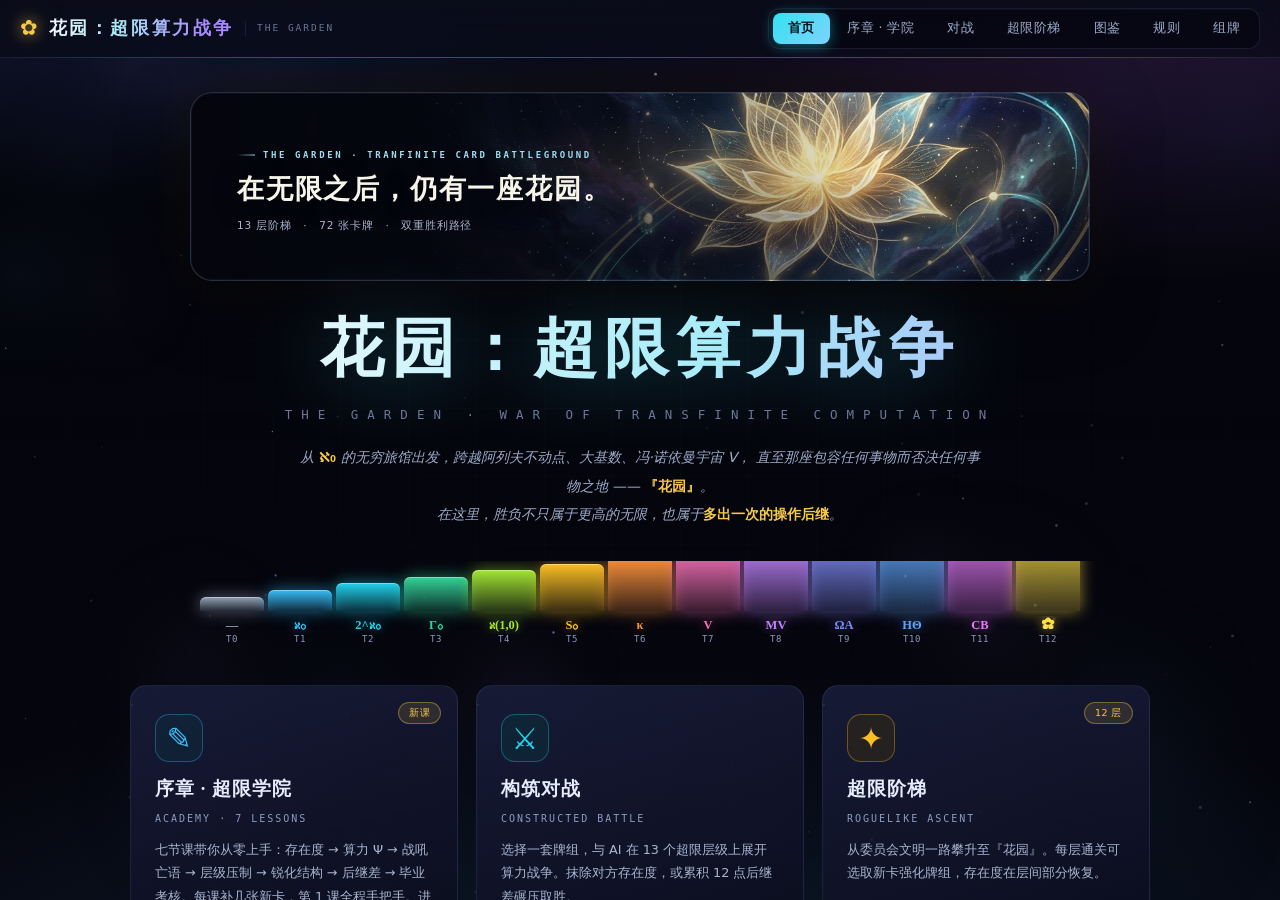
<file: index.html>
<!DOCTYPE html>
<html lang="zh-CN">
<head>
<meta charset="UTF-8">
<meta name="viewport" content="width=device-width, initial-scale=1.0, viewport-fit=cover">
<meta name="theme-color" content="#05060f">
<title>花园：超限算力战争 · The Garden</title>
<meta name="description" content="改编自「花园」系列设定集的超限层级卡牌对战游戏。从 ℵ₀ 攀升至『花园』，用层级压制与操作后继碾压对手。">
<link rel="stylesheet" href="css/main.css">
<link rel="stylesheet" href="css/cards.css">
<link rel="stylesheet" href="css/effects.css">
<link rel="stylesheet" href="css/motion.css">
</head>
<body>

<canvas id="stardust"></canvas>

<div id="app">

  <!-- ==================== 顶栏 ==================== -->
  <div class="topbar">
    <div class="brand">
      <span class="glyph">✿</span>
      <h1>花园：超限算力战争</h1>
      <span class="sub">THE GARDEN</span>
    </div>
    <div class="turn-badge" id="turnBadge" role="status" aria-live="polite"></div>
    <nav class="navtabs" aria-label="主导航">
      <button class="navtab on" data-view="home">首页</button>
      <button class="navtab" data-view="academy"><span class="nt-long">序章 · 学院</span><span class="nt-short">学院</span></button>
      <button class="navtab" data-view="battle">对战</button>
      <button class="navtab" data-view="tower"><span class="nt-long">超限阶梯</span><span class="nt-short">阶梯</span></button>
      <button class="navtab" data-view="codex">图鉴</button>
      <button class="navtab" data-view="rules">规则</button>
      <button class="navtab" data-view="builder">组牌</button>
    </nav>
  </div>

  <!-- ==================== 首页 ==================== -->
  <div class="view on view-home" id="viewHome">
    <div id="homeBody"></div>
  </div>

  <!-- ==================== 对战 ==================== -->
  <div class="view" id="viewBattle">
    <div class="arena">
      <div class="arena-main">

        <!-- 对手状态 -->
        <div class="pstat foe" id="pstatFoe" role="button" tabindex="0" data-keyboard-control="true" aria-label="敌方状态，选择为攻击目标"></div>

        <div class="board-wrap">
          <!-- 对手战场 -->
          <div class="board foe" id="boardFoe"></div>

          <!-- 后继天平 -->
          <div id="successorBeam">
            <div class="beam">
              <div class="beam-title">后 继 差 · 任 一 方 达 到 12 即 碾 压 获 胜</div>
              <div class="beam-scale">
                <span class="beam-cap l" id="beamCapL">0</span>
                <span class="beam-lbl l">我</span>
                <div class="beam-track">
                  <div class="beam-ticks"></div>
                  <div class="beam-side l" id="beamL"></div>
                  <div class="beam-side r" id="beamR"></div>
                  <div class="beam-zero"></div>
                </div>
                <span class="beam-lbl r">敌</span>
                <span class="beam-cap r" id="beamCapR">0</span>
              </div>
            </div>
          </div>

          <!-- 我方战场 -->
          <div class="board mine" id="boardMine"></div>
        </div>

        <!-- 我方状态 -->
        <div class="pstat mine" id="pstatMine" role="button" tabindex="0" data-keyboard-control="true" aria-label="我方状态，查看存在度与资源"></div>

        <!-- 手牌 -->
        <div class="hand-dock">
          <div class="hand" id="hand"></div>
        </div>

        <!-- 操作区 -->
        <div class="action-dock" id="actionDock"></div>
      </div>

      <!-- 侧栏日志 -->
      <aside class="sidebar">
        <div class="side-head">
          <span>战 斗 记 录</span>
          <span style="font-size:9px;color:var(--txt-mut)">Ψ 算力</span>
        </div>
        <div class="log-list" id="logList"></div>
        <div class="side-foot">
          <button class="btn sm" onclick="openRulesQuick()">规则速查</button>
          <button class="btn sm" onclick="showKeywordHelp()">关键词</button>
        </div>
      </aside>
    </div>
  </div>

  <!-- ==================== 序章 · 超限学院 ==================== -->
  <div class="view view-tower" id="viewAcademy">
    <div id="academyHead" class="tower-head"></div>
    <div class="tower-path" id="academyPath"></div>
  </div>

  <!-- ==================== 超限阶梯 ==================== -->
  <div class="view view-tower" id="viewTower">
    <div id="towerHead" class="tower-head"></div>
    <div class="tower-path" id="towerPath"></div>
  </div>

  <!-- ==================== 图鉴 ==================== -->
  <div class="view view-codex" id="viewCodex">
    <div class="codex-bar" id="codexBar"></div>
    <div class="codex-grid" id="codexGrid"></div>
  </div>

  <!-- ==================== 规则 ==================== -->
  <div class="view view-codex" id="viewRules">
    <div id="rulebookBody" style="max-width:820px;margin:0 auto;padding-bottom:40px"></div>
  </div>

  <!-- ==================== 组牌 ==================== -->
  <div class="view" id="viewBuilder">
    <div class="builder-banner" id="builderBanner"></div>
    <div class="deck-builder">
      <div class="pool-col">
        <div class="deck-head">
          <div>
            <div class="page-title">卡 池</div>
            <div class="page-desc">点击加入牌组（同卡最多 3 张）· 右键查看详情</div>
          </div>
          <div class="btn-row">
            <button class="btn sm" onclick="Builder.preset('silver')">银之网预设</button>
            <button class="btn sm" onclick="Builder.preset('grammar')">语法宇宙预设</button>
            <button class="btn sm" onclick="Builder.preset('garden')">花园神祇预设</button>
          </div>
        </div>
        <div class="pool-bar" id="builderBar"></div>
        <div class="pool-grid" id="builderPool"></div>
      </div>
      <div class="deck-panel">
        <div class="deck-head">
          <div class="page-title">我 的 牌 组</div>
          <div class="deck-count" id="builderCount">0 / 30</div>
        </div>
        <div class="deck-list" id="builderDeck"></div>
        <div class="deck-stats" id="builderStats"></div>
        <div class="deck-actions">
          <button class="btn sm" onclick="Builder.clear()">清空</button>
          <button class="btn sm" onclick="Builder.save();toast('牌组已保存','good')">保存</button>
          <button class="btn sm primary" onclick="showView('battle');openDeckSelect();">用此牌组对战</button>
        </div>
      </div>
    </div>
  </div>

</div><!-- /#app -->

<!-- 通用容器 -->
<div id="toastBox" role="status" aria-live="polite" aria-atomic="true"></div>
<div id="modalMask" class="modal-mask"></div>
<div id="endOverlay" class="overlay-end">
  <div class="end-box" id="endBox"></div>
</div>

<!-- 脚本 -->
<script src="js/data/cards.js"></script>
<script src="js/core/engine.js"></script>
<script src="js/core/ai.js"></script>
<script src="js/art/procedural.js"></script>
<script src="js/ui/render.js"></script>
<script src="js/ui/battle.js"></script>
<script src="js/ui/codex.js"></script>
<script src="js/core/roguelike.js"></script>
<script src="js/core/academy.js"></script>
<script src="js/ui/motion.js"></script>
<script src="js/ui/coach.js"></script>
<script src="js/main.js"></script>

<script>
/* 侧栏快捷功能 */
function openRulesQuick() {
  const wrap = document.createElement('div');
  RULES.forEach(r => {
    const b = document.createElement('div');
    b.className = 'rule-block';
    b.innerHTML = '<h4>' + r.title + '</h4><p>' + r.body.replace(/【(.+?)】/g, '<b>$1</b>') + '</p>';
    wrap.appendChild(b);
  });
  openModal('规则速查', wrap);
}
function showKeywordHelp() {
  const wrap = document.createElement('div');
  const g = document.createElement('div');
  g.className = 'kw-list';
  Object.keys(KEYWORDS).forEach(k => {
    const i = document.createElement('div');
    i.className = 'kw-item';
    i.innerHTML = '<div class="k">' + k + '</div><div class="d">' + KEYWORDS[k] + '</div>';
    g.appendChild(i);
  });
  wrap.appendChild(g);
  openModal('关键词词典', wrap);
}
</script>

</body>
</html>
</file>
<file: css/main.css>
/* ============================================================
   《花园：超限算力战争》 · 基础层
   设计语言：深空玻璃 + 数学金线 + 层级色辉
   ============================================================ */

:root {
  /* ---------- 基底 ---------- */
  --void:        #04050c;
  --void-2:      #070912;
  --void-3:      #0b0e1c;
  --panel:       rgba(15, 18, 36, 0.72);
  --panel-2:     rgba(20, 24, 46, 0.62);
  --panel-solid: #0c0f1e;

  /* ---------- 分隔线与描边 ---------- */
  --line:        rgba(132, 150, 214, 0.14);
  --line-soft:   rgba(132, 150, 214, 0.08);
  --line-bright: rgba(158, 184, 255, 0.34);

  /* ---------- 主题色 ---------- */
  --cyan:   #34e1f0;
  --cyan-d: #0ea5c4;
  --violet: #a78bfa;
  --gold:   #f7c948;
  --gold-d: #e0a516;
  --rose:   #fb7185;
  --green:  #3ddc97;
  --ember:  #ff8a5c;

  /* ---------- 文字 ---------- */
  --txt:      #e6ecfb;
  --txt-dim:  #9dabc9;
  --txt-mut:  #6b7897;

  /* ---------- 阴影 / 光 ---------- */
  --shadow-lo: 0 2px 10px rgba(0, 0, 0, .45);
  --shadow-md: 0 8px 28px rgba(0, 0, 0, .55);
  --shadow-hi: 0 18px 52px rgba(0, 0, 0, .68);
  --glow-cyan: 0 0 24px rgba(52, 225, 240, .38);
  --glow-gold: 0 0 24px rgba(247, 201, 72, .38);

  /* ---------- 字体 ---------- */
  --font-cn: "PingFang SC", "Hiragino Sans GB", "Noto Sans SC", "Source Han Sans SC",
             "Microsoft YaHei", "WenQuanYi Micro Hei", system-ui, sans-serif;
  --font-display: "Songti SC", "Noto Serif SC", "Source Han Serif SC", "Noto Serif CJK SC",
                  "STSong", "SimSun", Georgia, serif;
  --font-math: "Cambria Math", "Latin Modern Math", "STIX Two Math", "Times New Roman", Georgia, serif;
  --font-num: "SF Mono", ui-monospace, "JetBrains Mono", "Cascadia Mono", Menlo, Consolas, monospace;

  /* ---------- 尺度 ---------- */
  --r-sm: 8px;
  --r-md: 12px;
  --r-lg: 16px;
  --r-xl: 22px;
}

* { box-sizing: border-box; margin: 0; padding: 0; -webkit-tap-highlight-color: transparent; }

html, body {
  height: 100%;
  background: var(--void);
  color: var(--txt);
  font-family: var(--font-cn);
  overflow: hidden;
  font-size: 14px;
  line-height: 1.5;
  -webkit-font-smoothing: antialiased;
  -moz-osx-font-smoothing: grayscale;
  text-rendering: optimizeLegibility;
}

/* 深空底：三层渐晕 + 极细密网格，让界面「有深度」而不只是黑 */
body::before {
  content: '';
  position: fixed; inset: -10%;
  z-index: 0; pointer-events: none;
  background:
    radial-gradient(ellipse 90% 60% at 18% -8%, rgba(58, 74, 160, .42) 0%, transparent 58%),
    radial-gradient(ellipse 80% 55% at 86% 4%, rgba(120, 62, 168, .30) 0%, transparent 55%),
    radial-gradient(ellipse 110% 70% at 50% 112%, rgba(18, 84, 116, .34) 0%, transparent 60%),
    linear-gradient(180deg, #06070f 0%, #04050c 48%, #07060f 100%);
}
body::after {
  content: '';
  position: fixed; inset: 0; z-index: 0; pointer-events: none;
  opacity: .5;
  background-image:
    linear-gradient(rgba(140, 165, 230, .045) 1px, transparent 1px),
    linear-gradient(90deg, rgba(140, 165, 230, .045) 1px, transparent 1px);
  background-size: 68px 68px;
  mask-image: radial-gradient(ellipse 78% 68% at 50% 42%, #000 10%, transparent 78%);
  -webkit-mask-image: radial-gradient(ellipse 78% 68% at 50% 42%, #000 10%, transparent 78%);
}

#stardust { position: fixed; inset: 0; z-index: 0; pointer-events: none; opacity: .8; }
#app { position: relative; z-index: 1; height: 100%; display: flex; flex-direction: column; }

/* ============================ 顶栏 ============================ */
.topbar {
  height: 58px; flex: 0 0 58px;
  display: flex; align-items: center; gap: 20px;
  padding: 0 20px;
  background: linear-gradient(180deg, rgba(9, 11, 24, .94), rgba(8, 10, 20, .66));
  border-bottom: 1px solid var(--line);
  backdrop-filter: blur(18px) saturate(1.3);
  -webkit-backdrop-filter: blur(18px) saturate(1.3);
  z-index: 40;
  position: relative;
}
/* 顶栏底部一道极细的光带，暗示「层级」 */
.topbar::after {
  content: '';
  position: absolute; left: 0; right: 0; bottom: -1px; height: 1px;
  background: linear-gradient(90deg, transparent, rgba(52, 225, 240, .42) 22%,
              rgba(167, 139, 250, .42) 58%, rgba(247, 201, 72, .34) 82%, transparent);
  opacity: .75;
}

.brand { display: flex; align-items: center; gap: 11px; user-select: none; min-width: 0; }
.brand .glyph {
  font-size: 21px; color: var(--gold);
  text-shadow: 0 0 14px rgba(247, 201, 72, .8), 0 0 34px rgba(247, 201, 72, .35);
  animation: bloom 6s ease-in-out infinite;
  display: inline-block;
}
@keyframes bloom {
  0%, 100% { text-shadow: 0 0 12px rgba(247,201,72,.55); transform: rotate(0deg) scale(1); }
  50%      { text-shadow: 0 0 24px rgba(247,201,72,.95), 0 0 44px rgba(247,201,72,.4); transform: rotate(7deg) scale(1.08); }
}
.brand h1 {
  font-family: var(--font-display);
  font-size: 17.5px; font-weight: 700; letter-spacing: 2.6px;
  white-space: nowrap;
  background: linear-gradient(96deg, #f4f8ff 0%, #a9e9f5 38%, var(--violet) 82%);
  -webkit-background-clip: text; background-clip: text; -webkit-text-fill-color: transparent;
}
.brand .sub {
  font-size: 9.5px; color: var(--txt-mut); letter-spacing: 2px;
  font-family: var(--font-num); text-transform: uppercase;
  padding-left: 11px; border-left: 1px solid var(--line);
}

/* ---------- 导航 ---------- */
.navtabs {
  display: flex; gap: 3px; margin-left: auto;
  background: rgba(4, 6, 14, .6);
  padding: 4px; border-radius: 12px;
  border: 1px solid var(--line);
  box-shadow: inset 0 1px 0 rgba(255,255,255,.035);
}
.navtab {
  padding: 7px 15px; border-radius: 9px; cursor: pointer;
  font-size: 12.5px; letter-spacing: .4px;
  color: var(--txt-dim); border: none; background: transparent; font-family: inherit;
  transition: color .18s, background .18s;
  white-space: nowrap;
}
.navtab:hover { color: #fff; background: rgba(255, 255, 255, .055); }
.navtab.on {
  color: #04121c; font-weight: 700;
  background: linear-gradient(135deg, #7deefb, var(--cyan) 55%, #38c7dc);
  box-shadow: 0 2px 16px rgba(52, 225, 240, .42), inset 0 1px 0 rgba(255,255,255,.4);
}

/* ============================ 通用按钮 ============================ */
.btn {
  padding: 9px 19px; border-radius: 10px; cursor: pointer;
  font-size: 13px; font-family: inherit; font-weight: 600;
  border: 1px solid rgba(158, 184, 255, .26);
  background: linear-gradient(180deg, rgba(46, 56, 96, .82), rgba(20, 25, 48, .88));
  color: var(--txt); transition: border-color .18s, box-shadow .18s, transform .14s, background .18s;
  letter-spacing: .5px;
  position: relative;
  box-shadow: 0 2px 10px rgba(0,0,0,.3), inset 0 1px 0 rgba(255,255,255,.06);
}
.btn:hover {
  border-color: rgba(52, 225, 240, .7);
  box-shadow: 0 0 18px rgba(52, 225, 240, .28), 0 4px 16px rgba(0,0,0,.4), inset 0 1px 0 rgba(255,255,255,.1);
  transform: translateY(-1px);
}
.btn:active { transform: translateY(1px) scale(.98); }
.btn.primary {
  background: linear-gradient(135deg, #6fe9f7, #22c8e0 52%, #0d9ec4);
  color: #03131b; border-color: transparent;
  box-shadow: 0 4px 20px rgba(52, 225, 240, .40), inset 0 1px 0 rgba(255,255,255,.45);
}
.btn.primary:hover { box-shadow: 0 6px 28px rgba(52, 225, 240, .62), inset 0 1px 0 rgba(255,255,255,.5); }
.btn.gold {
  background: linear-gradient(135deg, #ffe07a, var(--gold) 48%, #d99b12);
  color: #241804; border-color: transparent;
  box-shadow: 0 4px 20px rgba(247, 201, 72, .40), inset 0 1px 0 rgba(255,255,255,.45);
}
.btn.gold:hover { box-shadow: 0 6px 28px rgba(247, 201, 72, .62); }
.btn.danger {
  background: linear-gradient(135deg, #c81343, #8d0e33);
  color: #ffe4e9; border-color: transparent;
  box-shadow: 0 3px 16px rgba(200, 19, 67, .35);
}
.btn.sm { padding: 5.5px 12px; font-size: 11.5px; border-radius: 8px; }
.btn:disabled { opacity: .34; cursor: not-allowed; transform: none !important; box-shadow: none !important; }
.btn:disabled::after { display: none; }

/* ============================ 视图容器 ============================ */
.view {
  flex: 1; min-height: 0; display: none; position: relative;
  overflow-x: hidden; overflow-y: auto;
  overscroll-behavior: contain;
  scrollbar-width: thin;
  scrollbar-color: rgba(52, 225, 240, .34) transparent;
}
.view.on { display: flex; flex-direction: column; }
#viewBattle { overflow: hidden; }

/* ---------- 滚动条 ---------- */
.view::-webkit-scrollbar,
.pool-grid::-webkit-scrollbar,
.deck-list::-webkit-scrollbar,
.log-list::-webkit-scrollbar,
.modal-body::-webkit-scrollbar,
.codex-grid::-webkit-scrollbar { width: 10px; height: 10px; }
.view::-webkit-scrollbar-track,
.pool-grid::-webkit-scrollbar-track,
.deck-list::-webkit-scrollbar-track,
.log-list::-webkit-scrollbar-track,
.modal-body::-webkit-scrollbar-track,
.codex-grid::-webkit-scrollbar-track { background: transparent; }
.view::-webkit-scrollbar-thumb,
.pool-grid::-webkit-scrollbar-thumb,
.deck-list::-webkit-scrollbar-thumb,
.log-list::-webkit-scrollbar-thumb,
.modal-body::-webkit-scrollbar-thumb,
.codex-grid::-webkit-scrollbar-thumb {
  background: linear-gradient(180deg, rgba(52, 225, 240, .45), rgba(167, 139, 250, .4));
  border-radius: 8px; border: 3px solid transparent; background-clip: padding-box;
}
.view::-webkit-scrollbar-thumb:hover { background: linear-gradient(180deg, rgba(52,225,240,.8), rgba(167,139,250,.75)); background-clip: padding-box; }

/* ============================================================
   对战界面 —— 竞技场
   ============================================================ */
.arena { flex: 1; min-height: 0; display: flex; position: relative; }
.arena::before {
  content: '';
  position: absolute; inset: 0; pointer-events: none; z-index: 0;
  background:
    radial-gradient(ellipse 62% 46% at 50% 50%, rgba(56, 90, 190, .12), transparent 70%),
    radial-gradient(ellipse 40% 30% at 50% 8%, rgba(167, 139, 250, .10), transparent 72%);
}
.arena-main {
  flex: 1; min-width: 0; display: flex; flex-direction: column;
  position: relative; z-index: 1;
}

/* ---------- 英雄状态条 ---------- */
.pstat {
  display: flex; align-items: center; gap: 14px;
  padding: 9px 18px;
  flex: 0 0 auto; position: relative;
  background: linear-gradient(180deg, rgba(12, 15, 30, .92), rgba(10, 12, 24, .55));
  border-bottom: 1px solid var(--line);
  transition: box-shadow .2s;
}
.pstat.mine {
  border-bottom: none;
  border-top: 1px solid var(--line);
  background: linear-gradient(0deg, rgba(12, 15, 30, .92), rgba(10, 12, 24, .55));
}
.pstat::after {
  content: '';
  position: absolute; left: 0; right: 0; bottom: -1px; height: 1px;
  background: linear-gradient(90deg, transparent, rgba(251, 113, 133, .34), transparent);
  pointer-events: none;
}
.pstat.mine::after { top: -1px; bottom: auto; background: linear-gradient(90deg, transparent, rgba(52, 225, 240, .34), transparent); }

.avatar {
  width: 46px; height: 46px; border-radius: 13px; flex: 0 0 46px;
  display: grid; place-items: center; font-size: 19px; font-weight: 700;
  border: 1.5px solid; position: relative; overflow: hidden;
  background: rgba(0, 0, 0, .45);
  font-family: var(--font-display);
  box-shadow: inset 0 0 20px rgba(255, 255, 255, .06), 0 4px 14px rgba(0, 0, 0, .5);
}
.avatar::after {
  content: ''; position: absolute; inset: 0;
  background: linear-gradient(135deg, rgba(255,255,255,.16) 0%, transparent 46%, transparent 62%, rgba(255,255,255,.07) 100%);
}
.avatar::before {
  content: ''; position: absolute; inset: -40% -10%;
  background: linear-gradient(115deg, transparent 42%, rgba(255,255,255,.30) 50%, transparent 58%);
  animation: avatarSheen 5.5s ease-in-out infinite;
  opacity: .55;
}
@keyframes avatarSheen { 0%, 62% { transform: translateX(-120%); } 100% { transform: translateX(120%); } }

.pname { font-size: 14px; font-weight: 700; letter-spacing: .7px; }
.pmeta { font-size: 10.5px; color: var(--txt-mut); font-family: var(--font-num); margin-top: 2px; letter-spacing: .3px; }

/* ---------- 存在度 ---------- */
.exist { display: flex; align-items: center; gap: 10px; min-width: 200px; }
.exist-val {
  font-family: var(--font-num); font-size: 20px; font-weight: 800;
  color: var(--rose); text-shadow: 0 0 14px rgba(251, 113, 133, .55);
  min-width: 38px; text-align: right; letter-spacing: -.5px;
}
.exist-bar {
  flex: 1; height: 9px; border-radius: 6px; background: rgba(0, 0, 0, .62);
  overflow: hidden; border: 1px solid rgba(255, 255, 255, .075);
  position: relative;
}
.exist-fill {
  height: 100%; border-radius: 5px;
  background: linear-gradient(90deg, #8d0e33, #e11d48 46%, #fb7185);
  transition: width .5s cubic-bezier(.2, .9, .3, 1);
  box-shadow: 0 0 14px rgba(251, 113, 133, .6);
  position: relative;
}
.exist-fill::after {
  content: ''; position: absolute; inset: 0;
  background: linear-gradient(180deg, rgba(255,255,255,.34), transparent 60%);
  border-radius: 5px;
}
.exist-bar.low .exist-fill { animation: pulse-red 1.1s ease-in-out infinite; }
.exist-bar.low { border-color: rgba(251, 113, 133, .5); }
@keyframes pulse-red { 0%, 100% { opacity: 1; } 50% { opacity: .48; } }

/* ---------- 算力 ---------- */
.mana { display: flex; align-items: center; gap: 8px; }
.mana-label { font-size: 11px; color: var(--txt-mut); font-family: var(--font-num); letter-spacing: .5px; }
.crystals { display: flex; gap: 3px; }
.crystal {
  width: 12px; height: 16px; border-radius: 3px 3px 2px 2px;
  background: rgba(255, 255, 255, .06);
  border: 1px solid rgba(255, 255, 255, .11);
  transition: background .22s, box-shadow .22s, transform .22s;
  transform: skewX(-6deg);
}
.crystal.on {
  background: linear-gradient(180deg, #b6f6ff, #35c9e6 48%, #0a7fa4);
  border-color: rgba(190, 244, 255, .8);
  box-shadow: 0 0 9px rgba(72, 208, 240, .8), inset 0 1px 0 rgba(255,255,255,.5);
}
.crystal.spent { background: rgba(255, 255, 255, .035); border-color: rgba(255, 255, 255, .07); }

/* ---------- 后继 ---------- */
.succ-box {
  display: flex; align-items: center; gap: 9px; padding: 5px 12px;
  border-radius: 10px; background: rgba(0, 0, 0, .38);
  border: 1px solid rgba(247, 201, 72, .18);
  box-shadow: inset 0 0 18px rgba(247, 201, 72, .05);
}
.succ-num {
  font-family: var(--font-num); font-size: 17px; font-weight: 800;
  color: var(--gold); text-shadow: 0 0 12px rgba(247, 201, 72, .6);
}
.succ-track { width: 78px; height: 5px; border-radius: 4px; background: rgba(0, 0, 0, .62); overflow: hidden; }
.succ-fill { height: 100%; background: linear-gradient(90deg, #b4790c, var(--gold)); transition: width .55s cubic-bezier(.2,.9,.3,1); box-shadow: 0 0 10px rgba(247, 201, 72, .65); }
.succ-lbl { font-size: 9.5px; color: var(--txt-mut); letter-spacing: 1px; }

/* ---------- 战场 ---------- */
.board-wrap { flex: 1; min-height: 0; display: flex; flex-direction: column; position: relative; }
.board {
  flex: 1; min-height: 0; display: flex; justify-content: center;
  gap: 9px; padding: 14px 18px; position: relative;
  /* 双方单位都贴着中线上沿/下沿排布 —— 中间空出来的留白由后继天平占据，
     比两排单位各自居中更像一张真正的牌桌 */
  align-items: center;
}
.board.foe { border-bottom: none; }
.board.mine { border-top: none; }
.board.foe::before, .board.mine::before {
  content: '';
  position: absolute; inset: 0; pointer-events: none;
  background: radial-gradient(ellipse 54% 62% at 50% 55%, rgba(126, 96, 210, .10), transparent 72%);
}
.board.mine::before { background: radial-gradient(ellipse 54% 62% at 50% 45%, rgba(46, 160, 196, .09), transparent 72%); }
/* 战场空槽引导线（视觉，不吃交互） */
.board::after {
  content: '';
  position: absolute; left: 50%; top: 50%; transform: translate(-50%, -50%);
  width: min(560px, 62vw); height: 1px;
  background: linear-gradient(90deg, transparent, rgba(132, 150, 214, .18), transparent);
  pointer-events: none;
}

/* ---------- 中央后继天平 ---------- */
/* 后继天平独占一条横带：不压在双方卡牌上（此前用零高容器 + 绝对定位，会与卡牌底部打架） */
#successorBeam {
  flex: 0 0 62px; height: 62px; position: relative; z-index: 6;
  background:
    linear-gradient(180deg, rgba(10, 14, 30, .18), rgba(6, 8, 18, .72) 42%, rgba(10, 14, 30, .18));
}
#successorBeam::before, #successorBeam::after {
  content: ''; position: absolute; left: 0; right: 0; height: 1px;
  background: linear-gradient(90deg, transparent, rgba(132, 150, 214, .22) 18%, rgba(132, 150, 214, .22) 82%, transparent);
}
#successorBeam::before { top: 0; }
#successorBeam::after { bottom: 0; }
.beam {
  position: absolute; left: 50%; top: 50%; transform: translate(-50%, -50%);
  width: min(680px, 72vw); height: 58px; z-index: 6; pointer-events: none;
}
.beam-title {
  position: absolute; left: 50%; top: 5px; transform: translateX(-50%);
  font-size: 8.5px; letter-spacing: 2.4px; color: #6f7c9e;
  white-space: nowrap;
}
.beam-scale {
  position: absolute; left: 0; right: 0; top: 24px; height: 22px;
  display: flex; align-items: center; gap: 8px;
}
.beam-lbl {
  flex: 0 0 auto; width: 17px; height: 17px; border-radius: 50%;
  display: grid; place-items: center;
  font-family: var(--font-cn); font-size: 9px; font-weight: 700;
  border: 1px solid currentColor;
}
.beam-lbl.l { color: var(--cyan); background: rgba(52, 225, 240, .12); }
.beam-lbl.r { color: var(--violet); background: rgba(167, 139, 250, .12); }
.beam-track {
  position: relative; flex: 1 1 auto; height: 22px;
}
/* 轨道本身画一条细槽，血条式粗块太笨重 */
.beam-track::before {
  content: ''; position: absolute; left: 0; right: 0; top: 8px; height: 6px;
  border-radius: 4px;
  background: rgba(255, 255, 255, .045);
  box-shadow: inset 0 1px 3px rgba(0, 0, 0, .75), 0 1px 0 rgba(255, 255, 255, .04);
}
/* 12 格刻度：让「到 12 就赢」变成看得见的距离 */
.beam-ticks {
  position: absolute; left: 0; right: 0; top: 8px; height: 6px;
  background-image: repeating-linear-gradient(90deg,
    rgba(160, 180, 220, .22) 0 1px, transparent 1px calc(100% / 12));
  opacity: .8;
}
.beam-zero {
  position: absolute; left: 50%; top: 2px; width: 1px; height: 18px;
  background: linear-gradient(180deg, transparent, rgba(255, 255, 255, .55), transparent);
  transform: translateX(-50%); z-index: 2;
}
.beam-side {
  position: absolute; top: 8px; height: 6px;
  border-radius: 4px; overflow: hidden;
  transition: width .65s cubic-bezier(.2,.9,.3,1);
}
.beam-side::after {
  content: ''; position: absolute; inset: 0;
  background: linear-gradient(90deg, transparent, rgba(255, 255, 255, .5), transparent);
  transform: translateX(-100%);
  animation: beamShine 3.4s ease-in-out infinite;
}
@keyframes beamShine { 0% { transform: translateX(-100%); } 55%, 100% { transform: translateX(180%); } }
.beam-side.l {
  right: 50%;
  background: linear-gradient(270deg, var(--cyan), rgba(52, 225, 240, .25));
  box-shadow: 0 0 14px rgba(52, 225, 240, .55), inset 0 0 6px rgba(255, 255, 255, .3);
}
.beam-side.r {
  left: 50%;
  background: linear-gradient(90deg, var(--violet), rgba(167, 139, 250, .25));
  box-shadow: 0 0 14px rgba(167, 139, 250, .55), inset 0 0 6px rgba(255, 255, 255, .3);
}
.beam-cap {
  flex: 0 0 auto; min-width: 20px; text-align: center;
  font-family: var(--font-num); font-size: 15px; font-weight: 800; line-height: 1;
  text-shadow: 0 0 14px currentColor;
  transition: color .3s, transform .3s;
}
.beam-cap.l { color: var(--cyan); }
.beam-cap.r { color: var(--violet); }
/* 接近 12 时数字开始发烫，给玩家「快赢了」的压迫感 */
.beam-cap.hot { color: var(--gold) !important; animation: capHot 1.1s ease-in-out infinite; }
@keyframes capHot {
  0%, 100% { transform: scale(1); text-shadow: 0 0 12px currentColor; }
  50% { transform: scale(1.16); text-shadow: 0 0 22px currentColor, 0 0 40px rgba(247, 201, 72, .6); }
}

/* ---------- 手牌 ---------- */
.hand-dock {
  flex: 0 0 auto; height: 252px; position: relative;
  display: flex; align-items: flex-end; justify-content: center;
  padding-bottom: 30px;
  background: linear-gradient(0deg, rgba(7, 9, 18, .78), transparent 62%);
}
/* 手牌区上沿的一道弧光，像把牌桌托在手心 */
.hand-dock::before {
  content: '';
  position: absolute; left: 8%; right: 8%; top: 8px; height: 1px;
  background: linear-gradient(90deg, transparent, rgba(132,150,214,.22), transparent);
  pointer-events: none;
}
.hand {
  display: flex; justify-content: center; align-items: flex-end;
  gap: 0; height: 100%; padding-top: 46px;
  max-width: 100%;
}
.hand .card { margin: 0 -15px; }
.hand .card:hover { margin: 0 -15px; }

/* ---------- 右下操作区 ---------- */
.action-dock {
  position: absolute; right: 18px; bottom: 264px; z-index: 22;
  display: flex; flex-direction: column; gap: 8px; align-items: flex-end;
}
.op-counter {
  font-size: 10.5px; color: var(--txt-mut); font-family: var(--font-num);
  background: rgba(4, 6, 14, .7); padding: 4px 11px; border-radius: 8px;
  border: 1px solid var(--line); letter-spacing: .4px;
  backdrop-filter: blur(8px);
}
.op-counter b { color: var(--cyan); font-size: 13px; }

/* ============================ 侧栏 ============================ */
.sidebar {
  flex: 0 0 290px; display: flex; flex-direction: column;
  background: linear-gradient(180deg, rgba(8, 10, 20, .92), rgba(7, 9, 17, .72));
  border-left: 1px solid var(--line);
  backdrop-filter: blur(14px);
  position: relative; z-index: 2;
}
.side-head {
  padding: 11px 15px; font-size: 10.5px; letter-spacing: 2.4px; color: var(--txt-mut);
  border-bottom: 1px solid var(--line);
  display: flex; justify-content: space-between; align-items: center;
  flex: 0 0 auto;
}
.log-list { flex: 1; overflow-y: auto; padding: 10px 13px; font-size: 11.5px; line-height: 1.7; }
.log-item {
  padding: 3.5px 0; border-bottom: 1px dashed rgba(255, 255, 255, .04);
  color: var(--txt-dim); animation: logIn .3s ease;
}
@keyframes logIn { from { opacity: 0; transform: translateX(-8px); } to { opacity: 1; transform: none; } }
.log-item.turn      { color: var(--cyan); font-weight: 700; letter-spacing: 1px; margin-top: 8px; }
.log-item.play      { color: #c4b5fd; }
.log-item.attack    { color: #fda4af; }
.log-item.annihilate{ color: var(--gold); font-weight: 700; text-shadow: 0 0 10px rgba(247, 201, 72, .4); }
.log-item.successor { color: var(--gold); }
.log-item.tier      { color: #7dd3fc; }
.log-item.damage    { color: #fb7185; }
.log-item.paradox   { color: #f0abfc; font-weight: 700; text-shadow: 0 0 10px rgba(240, 171, 252, .45); }
.log-item.win       { color: var(--gold); font-weight: 800; font-size: 13px; text-shadow: 0 0 14px rgba(247, 201, 72, .6); }
.log-item.death     { color: #94a3b8; font-style: italic; }
.log-item.mana      { color: #7dd3fc; }

.side-foot {
  flex: 0 0 auto; padding: 11px 13px; border-top: 1px solid var(--line);
  display: flex; gap: 7px; flex-wrap: wrap;
}

/* ============================ 通用面板 / 标题 ============================ */
.panel {
  background: var(--panel); border: 1px solid var(--line);
  border-radius: var(--r-lg);
  backdrop-filter: blur(12px);
}
.page-title {
  font-family: var(--font-display);
  font-size: 22px; font-weight: 700; letter-spacing: 2px; margin-bottom: 6px;
  background: linear-gradient(96deg, #f6f9ff, #b9e5f2 46%, #b8a6f7);
  -webkit-background-clip: text; background-clip: text; -webkit-text-fill-color: transparent;
}
.page-desc { font-size: 12.5px; color: var(--txt-dim); line-height: 1.8; }

/* ============================ 弹窗 ============================ */
.modal-mask {
  position: fixed; inset: 0; z-index: 200;
  background: rgba(3, 4, 10, .84);
  backdrop-filter: blur(9px) saturate(1.1);
  display: none; align-items: center; justify-content: center; padding: 24px;
}
.modal-mask.on { display: flex; animation: fadeIn .22s ease; }
@keyframes fadeIn { from { opacity: 0; } to { opacity: 1; } }
.modal {
  max-width: 800px; width: 100%; max-height: 88vh; overflow-y: auto;
  background:
    radial-gradient(ellipse 80% 40% at 50% 0%, rgba(72, 90, 168, .18), transparent 70%),
    linear-gradient(168deg, #12162c, #080a16);
  border: 1px solid rgba(158, 184, 255, .26);
  border-radius: var(--r-xl);
  box-shadow: var(--shadow-hi), 0 0 90px rgba(52, 225, 240, .12), inset 0 1px 0 rgba(255,255,255,.06);
  animation: modalIn .34s cubic-bezier(.2, .9, .3, 1);
  position: relative;
}
.modal::before {
  content: '';
  position: absolute; top: 0; left: 12%; right: 12%; height: 1px;
  background: linear-gradient(90deg, transparent, rgba(52, 225, 240, .6), rgba(167, 139, 250, .5), transparent);
}
@keyframes modalIn { from { opacity: 0; transform: translateY(22px) scale(.965); } to { opacity: 1; transform: none; } }
.modal-head {
  padding: 18px 24px 14px; border-bottom: 1px solid var(--line);
  display: flex; justify-content: space-between; align-items: flex-start; gap: 16px;
  position: sticky; top: 0; z-index: 3;
  background: linear-gradient(180deg, rgba(16, 20, 40, .98), rgba(14, 17, 34, .93));
  backdrop-filter: blur(10px);
  border-radius: var(--r-xl) var(--r-xl) 0 0;
}
.modal-head h3 {
  font-family: var(--font-display); font-size: 17px; letter-spacing: 1.6px;
  font-weight: 700; color: #eef4ff;
}
.modal-body { padding: 22px 24px; }
.modal-foot {
  padding: 14px 24px 20px; display: flex; gap: 10px; justify-content: flex-end; flex-wrap: wrap;
  border-top: 1px solid var(--line-soft);
}
.x-close {
  background: rgba(255, 255, 255, .04);
  border: 1px solid var(--line);
  color: var(--txt-dim); font-size: 19px; cursor: pointer;
  line-height: 1; width: 30px; height: 30px; border-radius: 9px;
  display: grid; place-items: center;
  transition: color .18s, border-color .18s, background .18s, transform .18s;
  flex: 0 0 auto;
}
.x-close:hover { color: #fff; border-color: var(--rose); background: rgba(251, 113, 133, .16); transform: rotate(90deg); }

/* ---------- 选择按钮组 ---------- */
.choice-grid { display: grid; grid-template-columns: repeat(auto-fit, minmax(200px, 1fr)); gap: 12px; }
.choice-card {
  padding: 16px; border-radius: var(--r-md); cursor: pointer; text-align: left;
  background: linear-gradient(160deg, rgba(38, 47, 86, .62), rgba(15, 19, 38, .72));
  border: 1px solid var(--line); transition: all .2s;
  position: relative; overflow: hidden;
}
.choice-card::after {
  content: ''; position: absolute; inset: 0; pointer-events: none;
  background: radial-gradient(circle at 20% 0%, rgba(52, 225, 240, .12), transparent 62%);
  opacity: 0; transition: opacity .22s;
}
.choice-card:hover {
  border-color: rgba(52, 225, 240, .6); transform: translateY(-3px);
  box-shadow: 0 10px 30px rgba(0, 0, 0, .5), 0 0 26px rgba(52, 225, 240, .18);
}
.choice-card:hover::after { opacity: 1; }
.choice-card .cc-t { font-size: 14.5px; font-weight: 700; margin-bottom: 6px; letter-spacing: .4px; }
.choice-card .cc-d { font-size: 11.5px; color: var(--txt-dim); line-height: 1.7; }
.scry-grid { grid-template-columns: repeat(auto-fit, minmax(224px, 1fr)); }
.scry-choice { display: grid; grid-template-columns: 84px minmax(0, 1fr); gap: 12px; align-items: center; min-width: 0; }
.scry-choice .card { cursor: default; }
.scry-info { min-width: 0; }
.scry-info .cc-t, .scry-info .cc-d { overflow-wrap: anywhere; }

/* ============================ Toast ============================ */
#toastBox {
  position: fixed; top: 70px; left: 50%; transform: translateX(-50%);
  z-index: 300; display: flex; flex-direction: column; gap: 8px; align-items: center;
  pointer-events: none;
}
.toast {
  padding: 9px 20px; border-radius: 10px; font-size: 12.5px;
  background: rgba(12, 15, 30, .96);
  border: 1px solid rgba(158, 184, 255, .3);
  box-shadow: var(--shadow-md), 0 0 26px rgba(52, 225, 240, .12);
  animation: toastIn .32s cubic-bezier(.2, .9, .3, 1);
  max-width: min(560px, calc(100vw - 32px));
}
.toast.warn { border-color: rgba(251, 113, 133, .62); color: #fecdd3; box-shadow: var(--shadow-md), 0 0 26px rgba(251, 113, 133, .18); }
.toast.good { border-color: rgba(61, 220, 151, .56); color: #a7f3d0; box-shadow: var(--shadow-md), 0 0 26px rgba(61, 220, 151, .16); }
@keyframes toastIn { from { opacity: 0; transform: translateY(-14px) scale(.96); } to { opacity: 1; transform: none; } }

/* ============================ 响应式骨架 ============================ */
@media (max-width: 1180px) {
  .sidebar { flex-basis: 250px; }
}
@media (max-width: 900px) {
  .sidebar { display: none; }
  .brand h1 { font-size: 15px; letter-spacing: 1.6px; }
  .brand .sub { display: none; }
  .navtab { padding: 6px 11px; font-size: 12px; }
}

/* 操作区引导文案 */
.dock-tip {
  font-size: 10px; letter-spacing: .4px; color: var(--txt-mut);
  background: rgba(4, 6, 14, .66); border: 1px solid var(--line);
  padding: 3px 10px; border-radius: 999px; white-space: nowrap;
  backdrop-filter: blur(6px);
}
.btn.end-turn { position: relative; overflow: visible; }
.btn.end-turn::after {
  content: ''; position: absolute; inset: -3px; border-radius: 13px;
  border: 1px solid rgba(52, 225, 240, .5);
  animation: endTurnPing 2.6s ease-out infinite;
  pointer-events: none;
}
@keyframes endTurnPing {
  0% { opacity: .8; transform: scale(1); }
  70%, 100% { opacity: 0; transform: scale(1.12); }
}
@media (max-width: 900px) { .dock-tip { display: none; } }
</file>
<file: css/cards.css>
/* ============================================================
   卡牌系统 —— 深空抽象几何 · 层级色辉
   ============================================================ */

.card {
  --cw: 136px;
  --ch: calc(var(--cw) * 1.4);
  width: var(--cw); height: var(--ch);
  flex: 0 0 auto; position: relative;
  perspective: 1000px;
  cursor: pointer; user-select: none;
  transition: transform .24s cubic-bezier(.2,.9,.3,1), filter .24s;
  --tier-color: #38bdf8;
  --tier-glow: rgba(56,189,248,.5);
  /* 层级色的一份深色混色，用作卡片内层晕染 */
  isolation: isolate;
}
.card.board-card { --cw: 106px; }
.card.mini { --cw: 86px; }
.card.large { --cw: 194px; }
.card.huge  { --cw: 240px; }

.card-inner {
  position: relative; width: 100%; height: 100%;
  transform-style: preserve-3d;
  border-radius: 11px;
  transition: box-shadow .24s;
}

/* ---------- 卡框 ---------- */
.card-frame {
  position: absolute; inset: 0;
  border-radius: 11px; overflow: hidden;
  background:
    radial-gradient(ellipse 90% 40% at 50% 0%, color-mix(in srgb, var(--tier-color) 16%, transparent), transparent 70%),
    linear-gradient(170deg, #161b34 0%, #0a0c1a 48%, #0e1024 100%);
  border: 1.5px solid color-mix(in srgb, var(--tier-color) 52%, transparent);
  box-shadow:
    0 4px 16px rgba(0,0,0,.72),
    inset 0 0 0 1px rgba(255,255,255,.055),
    0 0 0 1px rgba(0,0,0,.55);
  display: flex; flex-direction: column;
  transition: border-color .24s, box-shadow .24s;
}
/* 内层细描边：让卡面有「印刷」的厚度 */
.card-frame::after {
  content: '';
  position: absolute; inset: 3px; border-radius: 8px;
  border: 1px solid rgba(255, 255, 255, .05);
  pointer-events: none; z-index: 7;
}
.card:hover .card-frame {
  border-color: color-mix(in srgb, var(--tier-color) 88%, transparent);
  box-shadow:
    0 16px 40px rgba(0,0,0,.82),
    0 0 28px var(--tier-glow),
    inset 0 0 0 1px rgba(255,255,255,.13),
    0 0 0 1px rgba(0,0,0,.6);
}

/* 高层级：流光边框 */
.card.hi-tier .card-frame::before {
  content: ''; position: absolute; inset: -2px; z-index: 9; pointer-events: none;
  border-radius: 12px; padding: 2px;
  background: linear-gradient(115deg, transparent 18%, var(--tier-color) 44%, #fff 50%, var(--tier-color) 56%, transparent 82%);
  background-size: 320% 320%;
  -webkit-mask: linear-gradient(#000 0 0) content-box, linear-gradient(#000 0 0);
  -webkit-mask-composite: xor; mask-composite: exclude;
  animation: frameFlow 3.6s linear infinite;
  opacity: .92;
}
@keyframes frameFlow { 0% { background-position: 190% 50%; } 100% { background-position: -90% 50%; } }

/* ---------- 插画区 ---------- */
.card-art {
  position: relative; flex: 1 1 auto; min-height: 0; overflow: hidden;
  background: #05060f;
}
.card-art img,
.card-art .proc {
  position: absolute; inset: 0; width: 100%; height: 100%;
  object-fit: cover; display: block;
  transform: scale(1.02);
  transition: transform .5s cubic-bezier(.2,.9,.3,1), filter .3s;
  filter: saturate(1.06) contrast(1.04);
}
.card:hover .card-art img { transform: scale(1.09); filter: saturate(1.16) contrast(1.06); }
.card-art::after {
  content: ''; position: absolute; inset: 0; pointer-events: none;
  background:
    linear-gradient(180deg, rgba(5,6,15,.62) 0%, transparent 24%, transparent 54%, rgba(6,8,20,.94) 100%),
    radial-gradient(ellipse 100% 54% at 50% 100%, rgba(6,8,20,.75), transparent 70%);
}
.card.hi-tier .card-art { box-shadow: inset 0 0 34px var(--tier-glow); }
/* 插画上的斜向细密光纹，增加「设定图鉴」的质感 */
.card-art::before {
  content: ''; position: absolute; inset: 0; z-index: 1; pointer-events: none;
  background: repeating-linear-gradient(58deg, rgba(255,255,255,.028) 0 1px, transparent 1px 4px);
  opacity: .8;
}

/* ---------- 费用 ---------- */
.cost {
  position: absolute; top: -4px; left: -4px; z-index: 10;
  width: 29px; height: 29px; border-radius: 50%;
  display: grid; place-items: center;
  font-family: var(--font-num); font-size: 14px; font-weight: 800; color: #04121c;
  background: radial-gradient(circle at 34% 26%, #d8fbff, #29c5e2 58%, #066f92);
  box-shadow: 0 3px 10px rgba(2,132,199,.75), inset 0 0 0 1.5px rgba(255,255,255,.42), 0 0 0 2px rgba(4,6,14,.9);
  text-shadow: 0 1px 1px rgba(255,255,255,.3);
}
.cost::after {
  content: ''; position: absolute; inset: -5px; border-radius: 50%;
  border: 1px solid rgba(52, 225, 240, .3);
  pointer-events: none;
}
.card.board-card .cost, .card.mini .cost { display: none; }

/* ---------- 层级徽章 ---------- */
.tier-badge {
  position: absolute; top: 0; right: 0; z-index: 10;
  min-width: 26px; height: 26px; padding: 0 6px;
  border-radius: 0 10px 0 9px;
  display: grid; place-items: center; white-space: nowrap;
  font-family: var(--font-math); font-size: 13px; font-weight: 700; color: #05060f;
  letter-spacing: -.2px;
  background: linear-gradient(150deg, #fff, var(--tier-color));
  box-shadow: 0 2px 10px var(--tier-glow), inset 0 0 0 1px rgba(255,255,255,.55), inset 0 -6px 10px rgba(0,0,0,.14);
}
.tier-badge.sym-md { font-size: 11px;   padding: 0 4px; letter-spacing: -.4px; }
.tier-badge.sym-lg { font-size: 9.5px;  padding: 0 3px; letter-spacing: -.5px; }
.tier-badge.sym-xl { font-size: 8.5px;  padding: 0 2px; letter-spacing: -.6px; }
.card.board-card .tier-badge, .card.mini .tier-badge {
  min-width: 21px; height: 21px; font-size: 11px; border-radius: 0 8px 0 7px;
}
.card.board-card .tier-badge.sym-md, .card.mini .tier-badge.sym-md { font-size: 9.5px; }
.card.board-card .tier-badge.sym-lg, .card.mini .tier-badge.sym-lg { font-size: 8px; }
.card.board-card .tier-badge.sym-xl, .card.mini .tier-badge.sym-xl { font-size: 7px; }

/* 延展加成 */
.card.tier-boosted .tier-badge {
  box-shadow: 0 2px 9px var(--tier-glow), inset 0 0 0 1px rgba(255,255,255,.5),
              0 0 0 2px rgba(61,220,151,.85), 0 0 16px rgba(61,220,151,.6);
  animation: tierBoostPulse 1.9s ease-in-out infinite;
}
.card.tier-boosted .tier-badge::after {
  content: ''; position: absolute; left: 2px; bottom: 2px;
  width: 0; height: 0;
  border-left: 3px solid transparent; border-right: 3px solid transparent;
  border-bottom: 5px solid rgba(6,80,58,.9);
}
@keyframes tierBoostPulse { 0%, 100% { filter: brightness(1); } 50% { filter: brightness(1.3); } }

/* ---------- 名称条 ---------- */
.name-bar {
  flex: 0 0 auto; padding: 4px 7px 3px; text-align: center;
  background: linear-gradient(180deg, rgba(8, 10, 24, .48), rgba(6, 7, 18, .96));
  border-top: 1px solid color-mix(in srgb, var(--tier-color) 26%, transparent);
  border-bottom: 1px solid rgba(255,255,255,.055);
  position: relative; z-index: 6;
}
.card-name {
  font-size: 10.8px; font-weight: 700; letter-spacing: .3px; line-height: 1.28;
  color: #eff5ff; text-shadow: 0 1px 4px rgba(0,0,0,.95);
  overflow: hidden; text-overflow: ellipsis; white-space: nowrap;
  display: block;
}
.card.large .card-name, .card.huge .card-name {
  font-size: 15px; white-space: normal; letter-spacing: .6px;
  font-family: var(--font-display);
}
/* 战场卡：名字允许两行，长名不再被省略号吃掉 */
.card.board-card .card-name {
  white-space: normal;
  display: -webkit-box; -webkit-box-orient: vertical; -webkit-line-clamp: 2;
  overflow: hidden; line-height: 1.2; font-size: 10px;
}
.card-name-en {
  font-size: 7px; color: var(--txt-mut); letter-spacing: .6px;
  overflow: hidden; text-overflow: ellipsis; white-space: nowrap;
  display: block; margin-top: 1px;
  font-family: var(--font-num); text-transform: uppercase;
}
.card.large .card-name-en, .card.huge .card-name-en { font-size: 9.5px; letter-spacing: 1px; }

/* ---------- 类型行 ---------- */
.type-line {
  flex: 0 0 auto; text-align: center; font-size: 8px; letter-spacing: 2.6px;
  padding: 2.5px 0; color: color-mix(in srgb, var(--tier-color) 62%, #64748b);
  background: rgba(0,0,0,.4);
  border-bottom: 1px solid rgba(255,255,255,.04);
  position: relative; z-index: 6;
}
.card.large .type-line, .card.huge .type-line { font-size: 10px; letter-spacing: 3.5px; padding: 3.5px 0; }

/* ---------- 效果文本 ---------- */
.text-box {
  flex: 1 1 auto; min-height: 0; overflow: hidden;
  padding: 5px 7px 6px; font-size: 8.7px; line-height: 1.45;
  color: #cbd5ea; text-align: center;
  background: linear-gradient(180deg, rgba(6,7,18,.9), rgba(9,11,24,.97));
  display: flex; align-items: center; justify-content: center;
  position: relative; z-index: 6;
}
.card.large .text-box, .card.huge .text-box { font-size: 12.5px; line-height: 1.75; padding: 11px 14px; }
.text-box .tb-in {
  min-width: 0; max-width: 100%;
  overflow-wrap: anywhere; word-break: break-word;
}
.text-box b { color: var(--gold); font-weight: 700; white-space: nowrap; }
.text-box .kw { color: var(--cyan); font-weight: 700; white-space: nowrap; }
.card.mini .text-box, .card.board-card .text-box {
  font-size: 8px; line-height: 1.34;
  display: block;
  overflow: hidden;
}
.card.mini .text-box .tb-in, .card.board-card .text-box .tb-in {
  display: -webkit-box; -webkit-box-orient: vertical; -webkit-line-clamp: 4;
  overflow: hidden;
  overflow-wrap: anywhere; word-break: break-word;
}

/* ---------- 数值 ---------- */
.stats {
  flex: 0 0 auto; height: 25px; display: flex; align-items: stretch;
  font-family: var(--font-num); font-weight: 800; font-size: 14.5px;
  position: relative; z-index: 6;
}
.stat { flex: 1; display: grid; place-items: center; position: relative; text-shadow: 0 1px 3px rgba(0,0,0,.95); }
.stat.atk {
  color: #fde68a;
  background: linear-gradient(180deg, rgba(126,56,16,.5), rgba(62,24,4,.78));
  border-top: 1px solid rgba(251,191,36,.32);
}
.stat.hp {
  color: #fda4af;
  background: linear-gradient(180deg, rgba(126,22,48,.5), rgba(54,6,18,.78));
  border-top: 1px solid rgba(251,113,133,.32);
}
.stat.only {
  color: #7dd3fc; flex: 1;
  background: linear-gradient(180deg, rgba(12,74,110,.48), rgba(6,32,52,.78));
  border-top: 1px solid rgba(125,211,252,.3);
  font-size: 11px; letter-spacing: 1.4px;
}
.card.mini .stat, .card.board-card .stat { font-size: 12.5px; }
.card.mini .stat.only, .card.board-card .stat.only { font-size: 9px; letter-spacing: .8px; }

.stat.buffed { animation: statPop .6s ease; }
@keyframes statPop { 0% { transform: scale(1); } 40% { transform: scale(1.38); filter: brightness(1.8); } 100% { transform: scale(1); } }
.stat.hurt { animation: statHurt .45s ease; }
@keyframes statHurt { 0%,100% { background-color: transparent; } 40% { background-color: rgba(239,68,68,.65); } }

/* ---------- 关键词标签 ---------- */
.kw-tags {
  flex: 0 0 auto; position: relative; z-index: 6;
  display: flex; gap: 3px; justify-content: center; flex-wrap: wrap;
  padding: 3px 4px 4px; pointer-events: none;
  background: linear-gradient(180deg, rgba(0,0,0,.2), rgba(0,0,0,.46));
  border-top: 1px solid rgba(255,255,255,.05);
}
.kw-tag {
  font-size: 7px; padding: 1px 5px; border-radius: 4px; letter-spacing: .6px;
  background: color-mix(in srgb, var(--tier-color) 14%, rgba(0,0,0,.8));
  border: 1px solid color-mix(in srgb, var(--tier-color) 62%, transparent);
  color: color-mix(in srgb, var(--tier-color) 82%, #fff);
  white-space: nowrap;
}
.card.mini .kw-tag, .card.board-card .kw-tag { font-size: 6.5px; padding: 0 3px; }

/* ---------- 窄屏手牌：只留「费用 / 名称 / 数值」，卡面在指腹下依然可读 ---------- */
@media (max-width: 600px) {
  .hand .card { --cw: clamp(70px, 19.5vw, 86px); }
  .hand .card .text-box,
  .hand .card .kw-tags { display: none; }
  .hand .card .name-bar { padding: 3px 4px; }
  .hand .card .card-name { font-size: 9.5px; }
  .hand .card .type-line { font-size: 7px; letter-spacing: 1.6px; padding: 1.5px 0; }
  .hand .card .stats { height: 20px; font-size: 12px; }
  .hand .card .card-art { flex: 1 1 auto; }
}

/* ============================ 状态类 ============================ */
.card.selected .card-frame {
  border-color: var(--gold) !important;
  box-shadow: 0 0 34px rgba(247,201,72,.78), 0 16px 44px rgba(0,0,0,.88) !important;
  transform: translateY(-10px);
}
.card.selected { z-index: 30; }

.card.can-attack .card-frame {
  border-color: var(--green);
  box-shadow: 0 0 20px rgba(61,220,151,.6), 0 5px 18px rgba(0,0,0,.75);
  animation: readyGlow 2.2s ease-in-out infinite;
}
@keyframes readyGlow {
  0%, 100% { box-shadow: 0 0 14px rgba(61,220,151,.4), 0 5px 18px rgba(0,0,0,.75); }
  50%      { box-shadow: 0 0 28px rgba(61,220,151,.88), 0 5px 18px rgba(0,0,0,.75); }
}
.card.can-attack::after {
  content: ''; position: absolute; left: 50%; top: -9px; transform: translateX(-50%);
  border-left: 6px solid transparent; border-right: 6px solid transparent;
  border-bottom: 8px solid var(--green);
  filter: drop-shadow(0 0 6px rgba(61,220,151,.9));
  animation: bob 1.5s ease-in-out infinite; z-index: 11;
}
@keyframes bob { 0%,100% { transform: translateX(-50%) translateY(0); } 50% { transform: translateX(-50%) translateY(-4px); } }

.card.targetable .card-frame {
  border-color: var(--rose) !important;
  animation: targetPulse 1.15s ease-in-out infinite;
  cursor: crosshair;
}
@keyframes targetPulse {
  0%,100% { box-shadow: 0 0 14px rgba(251,113,133,.5), 0 5px 18px rgba(0,0,0,.75); }
  50%     { box-shadow: 0 0 32px rgba(251,113,133,.95), 0 5px 18px rgba(0,0,0,.75); }
}
.card.targetable::after {
  content: '◎'; position: absolute; top: 50%; left: 50%;
  transform: translate(-50%,-50%); font-size: 32px; color: var(--rose);
  text-shadow: 0 0 18px rgba(251,113,133,.95); z-index: 12; pointer-events: none;
  animation: bob 1.1s ease-in-out infinite;
}

.card.unplayable { filter: grayscale(.74) brightness(.56); cursor: not-allowed; }
.card.unplayable:hover { transform: none; }
.card.unplayable .card-frame { box-shadow: 0 3px 12px rgba(0,0,0,.7); }

.card.just-summoned { animation: summonIn .5s cubic-bezier(.2,.9,.3,1); }
@keyframes summonIn {
  0%   { opacity: 0; transform: scale(.35) rotateX(55deg) translateY(28px); filter: brightness(2.8); }
  60%  { opacity: 1; transform: scale(1.1) rotateX(0) translateY(0); filter: brightness(1.55); }
  100% { opacity: 1; transform: scale(1); filter: brightness(1); }
}
.card.dying { animation: dieOut .5s ease forwards; pointer-events: none; }
@keyframes dieOut {
  0%   { opacity: 1; transform: scale(1); filter: brightness(1); }
  35%  { opacity: 1; transform: scale(1.14); filter: brightness(3.4) saturate(2.4); }
  100% { opacity: 0; transform: scale(.35) rotate(18deg); filter: brightness(0) blur(9px); }
}
.card.annihilating { animation: annihOut .62s cubic-bezier(.3,.9,.3,1) forwards; pointer-events: none; }
@keyframes annihOut {
  0%   { opacity: 1; filter: brightness(1); transform: scale(1); }
  22%  { opacity: 1; filter: brightness(4.4) saturate(0); transform: scale(1.2); }
  100% { opacity: 0; filter: brightness(6) saturate(0); transform: scale(.15) rotateX(90deg); }
}
.card.hit { animation: hitShake .38s ease; }
@keyframes hitShake {
  0%,100% { transform: translate(0,0); }
  20% { transform: translate(-6px, 2px) rotate(-2.5deg); }
  45% { transform: translate(6px, -2px) rotate(2.5deg); }
  70% { transform: translate(-3px, 1px) rotate(-1deg); }
}
.card.attacking { animation: lungeAttack .46s cubic-bezier(.34, 1.26, .64, 1); z-index: 25; }
@keyframes lungeAttack { 0% { transform: translate(0,0) scale(1); } 40% { transform: translate(0, 34px) scale(1.13); } 100% { transform: translate(0,0) scale(1); } }
.card.attacking-up { animation: lungeUp .46s cubic-bezier(.34, 1.26, .64, 1); z-index: 25; }
@keyframes lungeUp { 0% { transform: translate(0,0) scale(1); } 40% { transform: translate(0, -34px) scale(1.13); } 100% { transform: translate(0,0) scale(1); } }
.card.ascend-fx { animation: ascendFx .68s ease; z-index: 25; }
@keyframes ascendFx {
  0%   { transform: scale(1); filter: brightness(1); }
  45%  { transform: scale(1.22) translateY(-14px); filter: brightness(2.6) drop-shadow(0 0 26px var(--tier-color)); }
  100% { transform: scale(1); filter: brightness(1); }
}

/* ---------- 手牌扇形基础 ---------- */
.hand .card { transform-origin: bottom center; }
.hand .card::before {
  content: ''; position: absolute; left: 0; right: 0;
  bottom: -38px; height: 38px; z-index: -1;
}
.hand .card.playable-glow .card-frame {
  box-shadow: 0 0 22px var(--tier-glow), 0 6px 20px rgba(0,0,0,.8);
}

/* ---------- 卡背 ---------- */
.card-back .card-frame {
  background:
    repeating-linear-gradient(45deg, color-mix(in srgb, var(--cyan) 7%, transparent) 0 7px, transparent 7px 14px),
    radial-gradient(ellipse 70% 50% at 50% 30%, rgba(72, 96, 180, .4), transparent 72%),
    linear-gradient(165deg, #101a38, #060812 58%, #140f2a);
  border-color: rgba(120,160,255,.32);
  display: grid; place-items: center;
}
.card-back .glyph {
  font-size: 40px; color: var(--gold); opacity: .85;
  text-shadow: 0 0 28px rgba(247,201,36,.7);
  animation: bloom 6s ease-in-out infinite;
}
.card-back .card-art { display: none; }

/* ---------- 空槽位 ---------- */
.slot-empty {
  width: 106px; height: calc(106px * 1.4); flex: 0 0 auto;
  border: 1.5px dashed rgba(132,150,214,.24); border-radius: 11px;
  display: grid; place-items: center;
  color: rgba(140,170,255,.35); font-size: 12px; letter-spacing: 1.4px;
  transition: all .2s;
  background: radial-gradient(ellipse at center, rgba(52,225,240,.06), transparent 72%);
}
.slot-empty:hover { border-color: rgba(52,225,240,.6); color: rgba(52,225,240,.85); box-shadow: inset 0 0 30px rgba(52,225,240,.12); }
.board:not(.full) .slot-empty { animation: slotBreathe 2.6s ease-in-out infinite; }
@keyframes slotBreathe {
  0%, 100% { border-color: rgba(132,150,214,.2); }
  50%      { border-color: rgba(52,225,240,.5); }
}

/* ---------- 目标提示条 ---------- */
.target-banner {
  position: absolute; top: 10px; left: 50%; transform: translateX(-50%); z-index: 60;
  padding: 8px 20px; border-radius: 10px; font-size: 12.5px;
  background: rgba(159,18,57,.95); border: 1px solid var(--rose);
  box-shadow: 0 0 26px rgba(251,113,133,.45), 0 8px 24px rgba(0,0,0,.5);
  animation: bannerIn .25s ease; white-space: nowrap;
  backdrop-filter: blur(8px);
}
.target-banner .esc { color: #fecdd3; opacity: .8; font-size: 11px; margin-left: 9px; }
@keyframes bannerIn { from { opacity: 0; transform: translateX(-50%) translateY(-10px); } to { opacity: 1; transform: translateX(-50%); } }

/* ---------- 卡牌详情 ---------- */
.card-detail-row { display: flex; gap: 28px; align-items: flex-start; flex-wrap: wrap; }
.card-detail-row .card { cursor: default; }
.detail-info { flex: 1; min-width: 264px; }
.detail-info h3 {
  font-family: var(--font-display); font-size: 21px; letter-spacing: 1.2px;
  margin-bottom: 4px; color: #f2f7ff;
}
.detail-info .en-name {
  font-family: var(--font-num); font-size: 10.5px; color: var(--txt-mut);
  letter-spacing: 1.6px; margin-bottom: 16px; text-transform: uppercase;
}
.detail-meta { display: flex; gap: 8px; flex-wrap: wrap; margin-bottom: 14px; }
.chip {
  font-size: 11px; padding: 4px 11px; border-radius: 20px;
  background: rgba(255,255,255,.055); border: 1px solid var(--line);
  color: var(--txt-dim);
}
.chip.tier { border-color: var(--tier-color); color: var(--tier-color); font-weight: 700; background: color-mix(in srgb, var(--tier-color) 12%, transparent); }
.detail-effect {
  padding: 14px 16px; border-radius: 11px; font-size: 13.5px; line-height: 1.85;
  background: rgba(0,0,0,.34); border-left: 3px solid var(--tier-color);
  margin-bottom: 15px; color: #d6dff2;
}
.detail-effect .kw { color: var(--cyan); font-weight: 700; }
.detail-effect b { color: var(--gold); }
.detail-lore {
  font-size: 12.5px; line-height: 1.95; color: var(--txt-dim); font-style: italic;
  padding: 14px 17px 14px 19px; border-radius: 11px;
  background: linear-gradient(135deg, rgba(247,201,72,.055), rgba(167,139,250,.055));
  border: 1px solid rgba(247,201,72,.16);
  border-left: 2.5px solid rgba(247,201,72,.45);
  position: relative;
}
.detail-lore .q { color: rgba(247,201,72,.5); font-style: normal; font-size: 15px; }
.detail-src {
  font-size: 10.5px; color: var(--txt-mut); margin-top: 9px; text-align: right;
  font-style: normal; font-family: var(--font-num); letter-spacing: .5px;
}

/* 长卡名分档降号 */
.card-name.nm-s { font-size: 10px; letter-spacing: 0; }
.card-name.nm-xs { font-size: 9.2px; letter-spacing: -.2px; }
.card.board-card .card-name.nm-s { font-size: 9.4px; }
.card.board-card .card-name.nm-xs { font-size: 8.8px; }
.card.mini .card-name.nm-s { font-size: 9.2px; }
.card.mini .card-name.nm-xs { font-size: 8.6px; }
.card.large .card-name.nm-s, .card.huge .card-name.nm-s { font-size: 13.5px; }
.card.large .card-name.nm-xs, .card.huge .card-name.nm-xs { font-size: 12.5px; }

/* 场面稀疏时放大场上单位（只作用于宽屏，窄屏仍按 17.5vw 缩放） */
@media (min-width: 901px) {
  .board.sparse .card.board-card { --cw: 130px; }
  .board.sparse .card.board-card .card-name { font-size: 11px; }
  .board.sparse .card.board-card .text-box { font-size: 8.4px; }
  .board.sparse .slot-empty { width: 130px; height: calc(130px * 1.4); }
}

/* 指定目标态：横幅 + 合法目标脉冲描边 */
.target-banner {
  display: flex; align-items: center; gap: 9px;
  padding: 8px 8px 8px 14px; border-radius: 999px;
  font-size: 12px; letter-spacing: .4px;
  background: linear-gradient(100deg, rgba(120, 16, 44, .96), rgba(76, 12, 40, .96));
  border: 1px solid rgba(251, 113, 133, .8);
  box-shadow: 0 0 0 1px rgba(0, 0, 0, .5), 0 0 30px rgba(251, 113, 133, .4), 0 10px 30px rgba(0, 0, 0, .55);
}
.target-banner .tb-dot {
  width: 7px; height: 7px; border-radius: 50%; flex: 0 0 7px;
  background: #fecdd3; box-shadow: 0 0 10px #fb7185;
  animation: tbPulse 1.1s ease-in-out infinite;
}
@keyframes tbPulse { 0%, 100% { opacity: 1; transform: scale(1); } 50% { opacity: .35; transform: scale(.72); } }
.target-banner .tb-t { color: #fff; font-weight: 700; }
.target-banner .tb-n {
  color: #fda4af; font-size: 10.5px; font-family: var(--font-num);
  padding: 2px 8px; border-radius: 999px; background: rgba(0, 0, 0, .32);
  border: 1px solid rgba(251, 113, 133, .35); white-space: nowrap;
}
.target-banner .esc { margin-left: 2px; padding: 3px 9px; border-radius: 999px; background: rgba(0, 0, 0, .34); }

/* 合法目标：边框呼吸 + 角标 */
.card.valid-target .card-frame {
  border-color: var(--rose) !important;
  box-shadow: 0 0 0 1px rgba(251, 113, 133, .9), 0 0 26px rgba(251, 113, 133, .55), 0 8px 24px rgba(0, 0, 0, .7) !important;
  animation: validPulse 1.6s ease-in-out infinite;
}
@keyframes validPulse {
  0%, 100% { box-shadow: 0 0 0 1px rgba(251,113,133,.85), 0 0 18px rgba(251,113,133,.4), 0 8px 24px rgba(0,0,0,.7); }
  50% { box-shadow: 0 0 0 2px rgba(251,113,133,1), 0 0 34px rgba(251,113,133,.7), 0 8px 24px rgba(0,0,0,.7); }
}
@media (max-width: 900px) {
  .target-banner { font-size: 11px; gap: 6px; padding: 6px 6px 6px 11px; }
  .target-banner .tb-n { display: none; }
}

/* 打出确认态：手牌抬起时，卡面下方补一层暗色，避免与英雄栏文字互相穿插 */
.hand .card.selected::after {
  content: ''; position: absolute; left: -6px; right: -6px; bottom: -10px; height: 14px;
  border-radius: 50%;
  background: radial-gradient(ellipse at center, rgba(247, 201, 72, .28), transparent 72%);
  pointer-events: none; z-index: -1;
}
</file>
<file: css/effects.css>
/* ============================================================
   视图专属样式 —— 首页 / 图鉴 / 阶梯 / 规则 / 组牌 / 结算
   ============================================================ */

/* ============================================================
   首页
   ============================================================ */
.view-home {
  align-items: center; justify-content: flex-start;
  overflow-y: auto; padding: 34px 24px 64px;
}
.home-hero {
  text-align: center; max-width: 1020px; width: 100%;
  margin-block: auto;
}

/* ---------- 主视觉 ---------- */
.home-visual {
  position: relative; isolation: isolate; overflow: hidden;
  width: min(100%, 900px); height: clamp(150px, 21vh, 196px);
  margin: 0 auto 26px; border-radius: var(--r-xl);
  border: 1px solid rgba(165, 187, 255, .22);
  background:
    linear-gradient(90deg, rgba(4, 5, 12, .97) 0%, rgba(4, 5, 12, .74) 34%, rgba(4, 5, 12, .04) 76%),
    linear-gradient(0deg, rgba(4, 5, 12, .5), transparent 58%),
    url('../assets/img/home_garden.jpg') 64% 46% / cover no-repeat;
  box-shadow: 0 22px 64px rgba(0,0,0,.5), inset 0 0 0 1px rgba(255,255,255,.04), 0 0 60px rgba(247,201,72,.06);
  text-align: left;
}
.home-visual::before {
  content: '';
  position: absolute; inset: 0; z-index: -1; pointer-events: none;
  background: radial-gradient(ellipse at 74% 40%, rgba(247, 201, 72, .16), transparent 40%);
  animation: gardenPulse 7s ease-in-out infinite alternate;
}
/* 扫描线：让主视觉像一扇望向深空的舷窗 */
.home-visual::after {
  content: '';
  position: absolute; inset: 0; pointer-events: none;
  background: repeating-linear-gradient(0deg, rgba(255,255,255,.02) 0 1px, transparent 1px 3px);
  mix-blend-mode: overlay;
}
@keyframes gardenPulse { from { opacity: .35; } to { opacity: 1; } }
.home-visual-copy {
  position: absolute; left: clamp(20px, 4vw, 46px); top: 50%;
  transform: translateY(-50%); width: min(66%, 540px);
}
.home-visual-kicker {
  font: 700 9px/1.4 var(--font-num); letter-spacing: 2.6px;
  color: #9fddf0; margin-bottom: 10px;
  display: inline-flex; align-items: center; gap: 8px;
}
.home-visual-kicker::before {
  content: ''; width: 18px; height: 1px; background: linear-gradient(90deg, transparent, #9fddf0);
}
.home-visual-title {
  font-family: var(--font-display);
  font-size: clamp(19px, 2.7vw, 27px); font-weight: 700; letter-spacing: 1.8px;
  color: #f7f4e9; text-shadow: 0 2px 24px rgba(0,0,0,.65); margin-bottom: 10px;
  line-height: 1.35;
}
.home-visual-meta { font-size: 10.5px; color: #a8b4cc; letter-spacing: .8px; }

/* ---------- 主标题 ---------- */
.home-title {
  font-family: var(--font-display);
  font-size: clamp(32px, 6.4vw, 64px); font-weight: 800;
  letter-spacing: clamp(2px, .55vw, 8px); line-height: 1.3;
  background: linear-gradient(100deg, #fbfdff 0%, #a8ecf8 26%, var(--violet) 58%, var(--gold) 92%);
  -webkit-background-clip: text; background-clip: text; -webkit-text-fill-color: transparent;
  filter: drop-shadow(0 6px 38px rgba(52, 225, 240, .32));
  margin-bottom: 6px; padding-bottom: 10px;
}
.home-en {
  font-family: var(--font-num); font-size: clamp(9px, 1.6vw, 12.5px);
  letter-spacing: clamp(2px, 1vw, 9px); color: var(--txt-mut);
  text-transform: uppercase; margin-bottom: 18px;
}
.home-tagline {
  font-size: 14px; color: var(--txt-dim); line-height: 2.05;
  max-width: 680px; margin: 0 auto 32px;
  font-style: italic;
}
.home-tagline b { color: var(--gold); font-style: normal; white-space: nowrap; }

/* ---------- 模式卡 ---------- */
.home-modes { display: grid; grid-template-columns: repeat(auto-fit, minmax(272px, 1fr)); gap: 18px; margin-bottom: 34px; }
.mode-card {
  position: relative; padding: 28px 24px 26px; border-radius: var(--r-lg); cursor: pointer;
  background:
    linear-gradient(165deg, rgba(26, 31, 62, .82), rgba(9, 10, 24, .9));
  border: 1px solid var(--line); overflow: hidden;
  transition: transform .3s cubic-bezier(.2,.9,.3,1), box-shadow .3s, border-color .3s;
  text-align: left;
}
/* 顶部一道色带（模式主题色） */
.mode-card::after {
  content: ''; position: absolute; top: 0; left: 18px; right: 18px; height: 1.5px;
  background: linear-gradient(90deg, transparent, var(--mode-c, var(--cyan)), transparent);
  opacity: .55; transition: opacity .3s;
}
.mode-card:hover::after { opacity: 1; }
.mode-card::before {
  content: ''; position: absolute; inset: 0; opacity: 0; transition: opacity .3s;
  background: radial-gradient(circle at var(--mx,50%) var(--my,50%), var(--mc, rgba(52,225,240,.16)), transparent 62%);
}
.mode-card:hover {
  transform: translateY(-8px); border-color: rgba(52, 225, 240, .5);
  box-shadow: 0 24px 60px rgba(0,0,0,.62), 0 0 38px rgba(52, 225, 240, .16);
}
.mode-card:hover::before { opacity: 1; }
.mode-icon {
  font-size: 30px; margin-bottom: 14px; display: grid; place-items: center;
  width: 48px; height: 48px; border-radius: 14px;
  border: 1px solid color-mix(in srgb, currentColor 34%, transparent);
  background: color-mix(in srgb, currentColor 10%, rgba(0,0,0,.32));
  position: relative;
  transition: transform .4s cubic-bezier(.34,1.3,.64,1), box-shadow .3s;
}
.mode-card:hover .mode-icon {
  transform: translateY(-3px) scale(1.06);
  box-shadow: 0 0 26px color-mix(in srgb, currentColor 44%, transparent);
}
.mode-title { font-family: var(--font-display); font-size: 18.5px; font-weight: 700; margin-bottom: 7px; letter-spacing: 1px; position: relative; }
.mode-en {
  font-family: var(--font-num); font-size: 10px; letter-spacing: 2px;
  color: #8e9bbd; margin-bottom: 12px; text-transform: uppercase; position: relative;
}
.mode-desc { font-size: 12.8px; color: #a9b5d0; line-height: 1.85; position: relative; }
.mode-card:hover .mode-en { color: var(--cyan); }
.mode-card:hover .mode-desc { color: #c9d3e8; }
.mode-badge {
  position: absolute; top: 16px; right: 16px;
  font-size: 9.5px; padding: 3px 10px; border-radius: 20px;
  background: rgba(247,201,72,.13); border: 1px solid rgba(247,201,72,.38);
  color: var(--gold); letter-spacing: .5px;
  backdrop-filter: blur(6px);
}

/* ---------- 层级阶梯 ---------- */
.ladder-strip {
  display: flex; gap: 4px; justify-content: center; align-items: flex-end;
  height: 96px; margin-bottom: 28px; flex-wrap: nowrap;
  overflow-x: auto; padding: 4px 3px 6px;
  scrollbar-width: none;
}
.ladder-strip::-webkit-scrollbar { display: none; }
.ladder-step {
  flex: 0 0 auto; width: 64px; text-align: center; cursor: pointer;
  transition: transform .25s cubic-bezier(.2,.9,.3,1);
  border-radius: 7px 7px 0 0; padding-bottom: 5px; position: relative;
}
.ladder-step .lb {
  width: 100%; border-radius: 6px 6px 0 0;
  background: linear-gradient(180deg, var(--lc), color-mix(in srgb, var(--lc) 22%, transparent));
  box-shadow: 0 0 16px color-mix(in srgb, var(--lc) 55%, transparent),
              inset 0 1px 0 rgba(255,255,255,.35);
  transition: height .32s, filter .25s, box-shadow .25s;
  margin: 0 auto 5px;
}
.ladder-step:hover { transform: translateY(-4px); }
.ladder-step:hover .lb {
  filter: brightness(1.35) saturate(1.2);
  box-shadow: 0 0 26px color-mix(in srgb, var(--lc) 80%, transparent), inset 0 1px 0 rgba(255,255,255,.5);
}
.ladder-step .lt { font-size: 9px; color: #8e9bbd; line-height: 1.3; transition: color .25s; font-family: var(--font-num); letter-spacing: .5px; }
.ladder-step .ls {
  font-family: var(--font-math); font-size: 12.5px; font-weight: 700; color: var(--lc);
  overflow: hidden; white-space: nowrap; max-width: 100%;
  text-shadow: 0 0 12px color-mix(in srgb, var(--lc) 60%, transparent);
}
.ladder-step:hover .lt { color: var(--txt); }

/* ============================================================
   图鉴
   ============================================================ */
.view-codex { padding: 18px 22px calc(52px + env(safe-area-inset-bottom, 0px)); overflow-y: auto; }
.codex-bar {
  display: flex; gap: 9px; align-items: center; flex-wrap: wrap; margin-bottom: 16px;
  position: sticky; top: 0; z-index: 20; padding: 10px 0 12px;
  background: linear-gradient(180deg, var(--void) 58%, rgba(4,5,12,.86) 78%, transparent);
  backdrop-filter: blur(6px);
}
.codex-search {
  flex: 1; min-width: 190px; max-width: 320px; padding: 9px 14px; border-radius: 10px;
  background: rgba(0,0,0,.42); border: 1px solid var(--line); color: var(--txt);
  font-family: inherit; font-size: 12.5px; outline: none;
  transition: border-color .2s, box-shadow .2s, background .2s;
}
.codex-search::placeholder { color: var(--txt-mut); }
.codex-search:focus {
  border-color: rgba(52,225,240,.65); box-shadow: 0 0 16px rgba(52,225,240,.22);
  background: rgba(0,0,0,.55);
}
.filter-chip {
  padding: 6.5px 14px; border-radius: 20px; font-size: 11.5px; cursor: pointer;
  background: rgba(255,255,255,.042); border: 1px solid var(--line); color: var(--txt-dim);
  transition: all .18s; white-space: nowrap;
}
.filter-chip:hover { border-color: rgba(52,225,240,.6); color: var(--txt); background: rgba(52,225,240,.07); }
.filter-chip.on {
  background: linear-gradient(135deg, #6fe9f7, var(--cyan));
  color: #04121c; border-color: transparent; font-weight: 700;
  box-shadow: 0 2px 14px rgba(52,225,240,.38);
}

.codex-grid { padding-bottom: 40px; }
.codex-section { margin-bottom: 30px; }
.codex-cards {
  /* auto-fill + 左对齐：auto-fit 会把只有 5 张的层级挤到屏幕中间，整页看起来是斜的 */
  display: grid; grid-template-columns: repeat(auto-fill, 136px);
  gap: 18px 14px; justify-content: start; padding: 6px 0 10px;
}
.codex-group {
  width: 100%; display: flex; align-items: center; gap: 14px;
  margin: 0 0 12px; padding-bottom: 9px;
  border-bottom: 1px solid var(--line); position: relative;
}
.codex-group::after {
  content: ''; position: absolute; left: 0; bottom: -1px; width: 180px; height: 1px;
  background: linear-gradient(90deg, var(--lc, var(--cyan)), transparent);
  box-shadow: 0 0 10px var(--lc, var(--cyan));
}
.codex-group .cg-sym {
  font-family: var(--font-math); font-size: 20px; font-weight: 700;
  width: 50px; height: 50px; flex: 0 0 50px; text-align: center;
  display: grid; place-items: center;
  border-radius: 12px;
  background: rgba(0,0,0,.36);
  border: 1px solid color-mix(in srgb, var(--lc) 34%, transparent);
  box-shadow: inset 0 0 22px color-mix(in srgb, var(--lc) 14%, transparent);
  overflow: hidden; white-space: nowrap; box-sizing: border-box;
  text-shadow: 0 0 14px currentColor;
}
.codex-group .cg-n { font-size: 14.5px; font-weight: 700; letter-spacing: .5px; }
.codex-group .cg-d { font-size: 11px; color: #8e9bbd; line-height: 1.65; margin-top: 2px; }

/* ============================================================
   超限阶梯 / 序章
   ============================================================ */
.view-tower { padding: 18px 22px calc(52px + env(safe-area-inset-bottom, 0px)); overflow-y: auto; }
.tower-head, .tower-path { width: 100%; max-width: 840px; margin: 0 auto; }
.tower-head { margin-bottom: 20px; }
.tower-path { display: flex; flex-direction: column; gap: 12px; padding-bottom: 56px; }

.th-row { display: flex; align-items: center; gap: 14px; flex-wrap: wrap; }
.th-row .page-title { margin-bottom: 0; }
.save-chip {
  display: inline-flex; align-items: center; gap: 7px;
  font-size: 10px; padding: 4.5px 12px; border-radius: 20px; white-space: nowrap;
  color: var(--green); background: rgba(61,220,151,.09);
  border: 1px solid rgba(61,220,151,.28);
  font-family: var(--font-num); letter-spacing: .5px;
}
.save-chip i {
  width: 6px; height: 6px; border-radius: 50%; background: var(--green);
  box-shadow: 0 0 8px var(--green); animation: saveBlink 2.4s ease-in-out infinite;
}
@keyframes saveBlink { 0%,100% { opacity: 1; } 50% { opacity: .3; } }
.save-chip.bad { color: var(--rose); background: rgba(251,113,133,.09); border-color: rgba(251,113,133,.4); }
.save-chip.bad i { background: var(--rose); box-shadow: 0 0 8px var(--rose); animation: none; }

/* ---------- 攀升进度 ---------- */
.climb-rail {
  margin-top: 15px; padding: 15px 18px 13px; border-radius: var(--r-md);
  background: linear-gradient(100deg, rgba(18,23,50,.76), rgba(8,10,24,.6));
  border: 1px solid var(--line);
  box-shadow: inset 0 1px 0 rgba(255,255,255,.04);
}
.cr-top { display: flex; align-items: baseline; justify-content: space-between; margin-bottom: 10px; }
.cr-lb { font-size: 9.5px; letter-spacing: 2.8px; color: var(--txt-mut); }
.cr-v { font-family: var(--font-num); font-size: 13.5px; font-weight: 800; color: var(--gold); text-shadow: 0 0 12px rgba(247,201,72,.5); }
.cr-track {
  height: 8px; border-radius: 20px; overflow: hidden;
  background: rgba(0,0,0,.55); border: 1px solid rgba(255,255,255,.055);
  box-shadow: inset 0 1px 3px rgba(0,0,0,.6);
}
.cr-fill {
  height: 100%; border-radius: 20px;
  transition: width .7s cubic-bezier(.2,.9,.3,1);
  background: linear-gradient(90deg, var(--cyan), #a78bfa 55%, var(--gold));
  box-shadow: 0 0 16px rgba(247,201,72,.5); position: relative;
}
.cr-fill::after {
  content: ''; position: absolute; inset: 0;
  background: linear-gradient(100deg, transparent 20%, rgba(255,255,255,.55) 50%, transparent 80%);
  background-size: 220% 100%; animation: railShine 2.8s linear infinite;
}
@keyframes railShine { from { background-position: 120% 0; } to { background-position: -120% 0; } }
.cr-ticks { display: flex; gap: 4px; margin-top: 10px; }
.cr-tick { flex: 1; height: 3px; border-radius: 3px; background: rgba(255,255,255,.07); transition: background .4s, box-shadow .4s; }
.cr-tick.on { background: var(--lc, var(--gold)); box-shadow: 0 0 9px var(--lc, var(--gold)); }
.cr-tick.cur { background: var(--cyan); box-shadow: 0 0 12px var(--cyan); animation: tickPulse 1.6s ease-in-out infinite; }
@keyframes tickPulse { 0%,100% { opacity: 1; } 50% { opacity: .38; } }

/* ---------- 层级节点 ---------- */
.tower-node {
  display: flex; align-items: center; gap: 16px; padding: 15px 19px; border-radius: var(--r-md);
  background: linear-gradient(100deg, rgba(21,26,54,.8), rgba(9,11,26,.66));
  border: 1px solid var(--line); position: relative; cursor: pointer;
  transition: transform .3s cubic-bezier(.2,.9,.3,1), box-shadow .3s, border-color .3s, opacity .3s;
  overflow: hidden;
}
/* 左侧层级色脉 */
.tower-node .tn-pulse {
  position: absolute; left: 0; top: 0; bottom: 0; width: 2px;
  background: linear-gradient(180deg, transparent, var(--lc, var(--cyan)), transparent);
  opacity: .5;
}
.tower-node::before {
  content: ''; position: absolute; left: 42px; top: -13px; width: 2px; height: 13px;
  background: var(--line-bright); border-radius: 2px;
}
.tower-node:first-child::before { display: none; }
.tower-node.cleared::before { background: var(--gold); box-shadow: 0 0 8px rgba(247,201,72,.7); }
.tower-node:hover {
  border-color: rgba(52,225,240,.55); transform: translateX(7px);
  box-shadow: 0 10px 34px rgba(0,0,0,.55), 0 0 26px rgba(52,225,240,.12);
}
.tower-node.locked { opacity: .38; cursor: not-allowed; }
.tower-node.locked:hover { transform: none; border-color: var(--line); box-shadow: none; }
.tower-node.cleared {
  border-color: rgba(247,201,72,.4);
  background: linear-gradient(100deg, rgba(56,42,12,.55), rgba(18,14,6,.5));
}
.tower-node.cleared::after {
  content: ''; position: absolute; left: 0; top: 12%; width: 3px; height: 76%;
  border-radius: 0 3px 3px 0;
  background: linear-gradient(180deg, var(--gold), rgba(247,201,72,.2));
  box-shadow: 0 0 14px rgba(247,201,72,.6);
}
.tower-node.current { border-color: rgba(52,225,240,.62); animation: nodeGlow 2.4s ease-in-out infinite; }
@keyframes nodeGlow {
  0%,100% { box-shadow: 0 0 18px rgba(52,225,240,.2); }
  50%     { box-shadow: 0 0 38px rgba(52,225,240,.45); }
}
.tower-node.boss { border-color: rgba(251,113,133,.46); background: linear-gradient(100deg, rgba(58,12,28,.66), rgba(18,6,12,.55)); }

.tn-glyph {
  width: 50px; height: 50px; flex: 0 0 50px; border-radius: 13px;
  display: grid; place-items: center;
  font-size: 23px; background: rgba(0,0,0,.42);
  border: 1px solid var(--line-bright);
  overflow: hidden; white-space: nowrap; padding: 0 2px; box-sizing: border-box;
  font-family: var(--font-math);
  transition: box-shadow .3s, transform .3s;
  text-shadow: 0 0 16px currentColor;
}
.tower-node:hover .tn-glyph { transform: scale(1.05); }
.tower-node.cleared .tn-glyph { box-shadow: inset 0 0 18px rgba(247,201,72,.3); }
.tower-node.current .tn-glyph { box-shadow: 0 0 20px var(--lc, var(--cyan)), inset 0 0 18px rgba(52,225,240,.2); }
.tower-node.boss .tn-glyph { box-shadow: 0 0 20px rgba(251,113,133,.45); }

.tn-body { flex: 1; min-width: 0; }
.tn-title {
  font-size: 15.5px; font-weight: 700; margin-bottom: 4px; letter-spacing: .5px;
  overflow: hidden; text-overflow: ellipsis; white-space: nowrap;
}
.tn-sub { font-size: 11px; color: var(--txt-mut); line-height: 1.7; overflow-wrap: break-word; word-break: break-word; }

.tower-node.just-cleared { animation: nodeCleared .95s cubic-bezier(.2,.9,.3,1) both; }
@keyframes nodeCleared {
  0%   { transform: scale(1); box-shadow: 0 0 0 0 rgba(247,201,72,.75); border-color: rgba(247,201,72,.9); }
  35%  { transform: scale(1.025); box-shadow: 0 0 0 12px rgba(247,201,72,0); border-color: rgba(247,201,72,1); }
  100% { transform: scale(1); box-shadow: 0 0 0 0 rgba(247,201,72,0); }
}
.tower-node.just-cleared .tn-glyph { animation: glyphPop .8s cubic-bezier(.2,.9,.3,1) both; }
@keyframes glyphPop {
  0%   { transform: scale(1) rotate(0); }
  40%  { transform: scale(1.22) rotate(-7deg); box-shadow: 0 0 32px rgba(247,201,72,.95); }
  100% { transform: scale(1) rotate(0); }
}

.tn-tags { display: flex; flex-direction: column; gap: 5px; align-items: flex-end; flex: 0 0 auto; }
.tn-tag {
  font-size: 9.5px; padding: 2.5px 9px; border-radius: 20px; white-space: nowrap;
  background: rgba(255,255,255,.055); border: 1px solid var(--line); color: var(--txt-dim);
}
.tn-tag.boss { background: rgba(251,113,133,.14); border-color: rgba(251,113,133,.42); color: var(--rose); }
.tn-tag.ok { background: rgba(61,220,151,.12); border-color: rgba(61,220,151,.4); color: var(--green); }
.tn-tag.cur { background: rgba(52,225,240,.13); border-color: rgba(52,225,240,.46); color: var(--cyan); }

.tower-foot { display: flex; gap: 10px; justify-content: center; margin-top: 18px; flex-wrap: wrap; }

/* ---------- 爬塔奖励 ---------- */
.reward-grid { display: grid; grid-template-columns: repeat(auto-fit, minmax(150px, 1fr)); gap: 14px; }
.reward-card {
  cursor: pointer; transition: transform .24s cubic-bezier(.2,.9,.3,1);
  animation: rewardIn .5s both cubic-bezier(.2,.9,.3,1); animation-delay: var(--rd, 0ms);
  display: flex; flex-direction: column; align-items: center;
}
@keyframes rewardIn { from { opacity: 0; transform: translateY(16px) scale(.94); } to { opacity: 1; transform: none; } }
.reward-card:hover { transform: translateY(-8px) scale(1.03); }
.rc-name {
  margin-top: 8px; font-size: 10.5px; text-align: center; color: var(--txt-dim);
  overflow: hidden; text-overflow: ellipsis; white-space: nowrap; max-width: 100%;
}

/* ============================================================
   结算覆盖层
   ============================================================ */
.overlay-end {
  position: fixed; inset: 0; z-index: 260; display: none;
  align-items: flex-start; justify-content: center;
  overflow-y: auto; padding: 20px;
  background: radial-gradient(ellipse at center, rgba(6,8,22,.9), rgba(2,3,8,.985));
  backdrop-filter: blur(12px) saturate(1.1);
}
.overlay-end.on { display: flex; animation: fadeIn .5s ease; }
.end-box {
  text-align: center; max-width: 580px; padding: 0 24px;
  margin-block: auto; animation: modalIn .6s cubic-bezier(.2,.9,.3,1);
}
.end-glyph {
  font-size: 74px; margin-bottom: 16px; line-height: 1;
  filter: drop-shadow(0 0 36px currentColor);
  animation: bloom 3.8s ease-in-out infinite;
}
.end-title {
  font-family: var(--font-display);
  font-size: 42px; font-weight: 800; letter-spacing: 10px; margin-bottom: 14px;
  background: linear-gradient(100deg, var(--gold), #fff, var(--gold));
  -webkit-background-clip: text; background-clip: text; -webkit-text-fill-color: transparent;
  filter: drop-shadow(0 0 28px rgba(247,201,72,.5));
}
.end-title.lose { background: linear-gradient(100deg, #64748b, #cbd5e1, #475569); filter: none; }
.end-title.draw { background: linear-gradient(100deg, #a78bfa, #f0abfc, #818cf8); filter: drop-shadow(0 0 24px rgba(192,132,252,.35)); }
.end-reason { font-size: 14px; color: var(--txt-dim); line-height: 2; margin-bottom: 14px; font-style: italic; }
.end-stats { display: flex; gap: 26px; justify-content: center; margin-bottom: 30px; flex-wrap: wrap; }
.end-stat { text-align: center; }
.end-stat .v { font-family: var(--font-num); font-size: 26px; font-weight: 800; color: var(--cyan); text-shadow: 0 0 16px rgba(52,225,240,.4); }
.end-stat .l { font-size: 10.5px; color: var(--txt-mut); letter-spacing: 1.6px; margin-top: 2px; }

/* ============================================================
   规则书
   ============================================================ */
.rule-block {
  margin-bottom: 14px; padding: 15px 18px 16px; border-radius: var(--r-md);
  background: linear-gradient(118deg, rgba(52,225,240,.045), rgba(0,0,0,0) 62%);
  border: 1px solid rgba(255,255,255,.055);
  transition: border-color .25s, background .25s, box-shadow .25s;
  position: relative; overflow: hidden;
}
.rule-block::before {
  content: ''; position: absolute; left: 0; top: 14%; bottom: 14%; width: 2px;
  background: linear-gradient(180deg, transparent, var(--cyan), transparent);
  opacity: .5;
}
.rule-block:hover {
  border-color: rgba(52,225,240,.26);
  background: linear-gradient(118deg, rgba(52,225,240,.08), rgba(0,0,0,0) 62%);
  box-shadow: 0 8px 26px rgba(0,0,0,.32);
}
.rule-block h4 {
  font-family: var(--font-display);
  font-size: 15.5px; color: #9fe9f5; margin-bottom: 9px; letter-spacing: 1.4px;
  padding-left: 12px; border-left: 3px solid var(--cyan);
  font-weight: 700;
}
.rule-block p { font-size: 13.5px; line-height: 2; color: #aeb9d4; }
.rule-block p b { color: var(--gold); }
.kw-list { display: grid; grid-template-columns: repeat(auto-fit, minmax(220px, 1fr)); gap: 10px; }
.kw-item {
  padding: 10px 13px; border-radius: 10px;
  background: rgba(0,0,0,.28); border: 1px solid var(--line);
  transition: border-color .2s, background .2s;
}
.kw-item:hover { border-color: rgba(52,225,240,.34); background: rgba(52,225,240,.05); }
.kw-item .k { font-size: 12px; font-weight: 700; color: var(--cyan); margin-bottom: 4px; letter-spacing: 1px; }
.kw-item .d { font-size: 11.5px; color: #a3aecb; line-height: 1.75; }

/* ============================================================
   组牌界面
   ============================================================ */
.deck-builder {
  display: grid;
  grid-template-columns: minmax(0, 1fr) 334px;
  grid-template-rows: minmax(0, 1fr);
  gap: 20px; height: 100%; min-height: 0;
  padding: 18px 22px 20px; overflow: hidden;
}
.pool-col { display: flex; flex-direction: column; min-height: 0; min-width: 0; }
.deck-head { display: flex; justify-content: space-between; align-items: flex-end; gap: 12px; margin-bottom: 12px; flex-wrap: wrap; }
.deck-head .page-title { letter-spacing: 2.4px; }
.deck-head .btn-row { display: flex; gap: 7px; flex-wrap: wrap; }

.pool-bar {
  display: flex; gap: 8px; align-items: center; flex-wrap: wrap;
  margin-bottom: 12px; padding: 10px 12px; border-radius: var(--r-md);
  background: rgba(0,0,0,.28); border: 1px solid var(--line);
}
.pool-bar .codex-search { max-width: 270px; padding: 7px 13px; font-size: 12px; }
.pool-bar .filter-chip { padding: 5px 12px; font-size: 11px; }

.pool-grid {
  flex: 1; min-height: 0; overflow-y: auto;
  display: grid; grid-template-columns: repeat(auto-fill, 92px);
  gap: 16px 14px; align-content: start; padding: 4px 4px 26px;
  scrollbar-width: thin;
}
.pool-card { display: flex; flex-direction: column; align-items: center; flex: 0 0 auto; min-width: 0; position: relative; }
.pool-card .card { transition: transform .18s; }
.pool-card .card:hover { transform: translateY(-8px) scale(1.06); z-index: 5; }
.pool-card.owned .card-frame {
  box-shadow: 0 0 0 2px var(--green), 0 4px 16px rgba(0,0,0,.72), 0 0 20px rgba(61,220,151,.35);
}
.pool-card.maxed { opacity: .4; }
.pc-count {
  position: absolute; top: -8px; left: -7px; z-index: 12;
  min-width: 22px; height: 20px; padding: 0 5px; border-radius: 20px;
  display: grid; place-items: center;
  font-family: var(--font-num); font-size: 10.5px; font-weight: 800;
  color: #04180f; background: linear-gradient(160deg, #7cf0bb, var(--green));
  box-shadow: 0 2px 10px rgba(61,220,151,.6), 0 0 0 2px rgba(6,10,20,.9);
  letter-spacing: .3px;
}
.pc-count:empty { display: none; }
.pool-empty {
  grid-column: 1 / -1; text-align: center; color: var(--txt-mut);
  font-size: 12.5px; padding: 40px 16px;
}

/* ---------- 牌组面板 ---------- */
.deck-panel {
  display: flex; flex-direction: column; min-height: 0;
  padding: 16px 15px 15px; border-radius: var(--r-lg);
  background: linear-gradient(170deg, rgba(20,25,52,.72), rgba(8,10,24,.8));
  border: 1px solid var(--line);
  box-shadow: var(--shadow-md), inset 0 1px 0 rgba(255,255,255,.04);
}
.deck-panel .deck-head { margin-bottom: 10px; align-items: center; }
.deck-count {
  font-family: var(--font-num); font-size: 13px; font-weight: 800;
  color: var(--gold); padding: 4px 12px; border-radius: 20px;
  background: rgba(247,201,72,.1); border: 1px solid rgba(247,201,72,.3);
}
.deck-count.ok { color: var(--green); background: rgba(61,220,151,.1); border-color: rgba(61,220,151,.36); }
.deck-count.bad { color: var(--rose); background: rgba(251,113,133,.1); border-color: rgba(251,113,133,.4); }
.deck-list {
  flex: 1; min-height: 90px; overflow-y: auto;
  display: flex; flex-direction: column; gap: 2px; padding-right: 4px;
  scrollbar-width: thin;
}
.deck-row {
  display: flex; align-items: center; gap: 9px; padding: 5px 8px;
  border-radius: 7px; cursor: pointer; font-size: 11.5px;
  border-left: 2px solid var(--tier-color, var(--cyan));
  background: rgba(255,255,255,.022);
  transition: background .16s, transform .16s;
}
.deck-row:hover { background: rgba(251,113,133,.1); transform: translateX(2px); }
.deck-row .dr-cost {
  flex: 0 0 19px; height: 19px; border-radius: 50%;
  display: grid; place-items: center;
  font-family: var(--font-num); font-size: 10px; font-weight: 800;
  color: #04121c; background: linear-gradient(160deg, #b6f6ff, #35c9e6);
}
.deck-row .dr-n { flex: 1; overflow: hidden; text-overflow: ellipsis; white-space: nowrap; color: var(--txt); }
.deck-row .dr-x { color: var(--txt-mut); font-family: var(--font-num); font-size: 10px; }
.deck-row .dr-del { color: var(--rose); opacity: 0; font-size: 13px; transition: opacity .16s; flex: 0 0 auto; }
.deck-row:hover .dr-del { opacity: 1; }

.deck-stats { border-top: 1px solid var(--line); padding-top: 11px; margin-top: 8px; }
.ds-title { font-size: 9.5px; color: var(--txt-mut); letter-spacing: 1.6px; margin-bottom: 8px; }
.curve-wrap { display: flex; align-items: flex-end; gap: 4px; height: 46px; }
.curve-col { flex: 1; display: flex; flex-direction: column; align-items: center; gap: 4px; height: 100%; justify-content: flex-end; }
.curve-bar {
  width: 100%; min-height: 2px; border-radius: 3px 3px 0 0;
  background: linear-gradient(180deg, var(--cyan), rgba(14,165,233,.4));
  transition: height .25s; box-shadow: 0 0 9px rgba(52,225,240,.3);
}
.curve-lb { font-size: 8.5px; color: var(--txt-mut); font-family: var(--font-num); }
.ds-line { display: flex; justify-content: space-between; font-size: 10.5px; color: var(--txt-dim); margin-top: 7px; }
.ds-line b { color: var(--cyan); font-family: var(--font-num); }

.deck-actions { display: flex; gap: 7px; margin-top: 12px; flex-wrap: wrap; }

/* ============================================================
   粒子 / 光效
   ============================================================ */
.fx-particle {
  position: fixed; pointer-events: none; z-index: 250; border-radius: 50%;
  animation: fxFly .9s ease-out forwards;
}
@keyframes fxFly {
  0%   { opacity: 1; transform: translate(0,0) scale(1); }
  100% { opacity: 0; transform: translate(var(--dx), var(--dy)) scale(.15); }
}
.flash-white { position: fixed; inset: 0; background: #fff; z-index: 255; pointer-events: none; animation: flashOut .55s ease-out forwards; }
@keyframes flashOut { 0% { opacity: .82; } 100% { opacity: 0; } }
.shockwave {
  position: fixed; z-index: 248; pointer-events: none; border-radius: 50%;
  border: 2px solid var(--gold); animation: shockOut .75s cubic-bezier(.1,.8,.3,1) forwards;
}
@keyframes shockOut {
  0%   { width: 0; height: 0; opacity: 1; border-width: 4px; }
  100% { width: 640px; height: 640px; opacity: 0; border-width: 1px; margin: -320px 0 0 -320px; }
}
body.paradox-flash::after {
  content: ''; position: fixed; inset: 0; z-index: 254; pointer-events: none;
  background: linear-gradient(90deg, rgba(240,171,252,.28), rgba(52,225,240,.2), rgba(240,171,252,.28));
  animation: paraFlash .55s ease-out forwards;
}
@keyframes paraFlash { 0% { opacity: 1; transform: scaleY(.3); } 100% { opacity: 0; transform: scaleY(1); } }
.card.dragging { opacity: .35; }

/* ---------- 教学简报（brief） ---------- */
.brief-lead {
  display: flex; align-items: center; gap: 15px; margin-bottom: 15px;
  padding: 14px 16px; border-radius: var(--r-md);
  background: linear-gradient(110deg, color-mix(in srgb, var(--lc, #38bdf8) 12%, rgba(10,13,28,.9)), rgba(8,10,22,.7));
  border: 1px solid color-mix(in srgb, var(--lc, #38bdf8) 34%, transparent);
}
.brief-lead .bl-g {
  width: 46px; height: 46px; flex: 0 0 46px; border-radius: 12px;
  display: grid; place-items: center;
  font-family: var(--font-math); font-size: 19px; font-weight: 700;
  color: var(--lc, #38bdf8);
  background: rgba(0,0,0,.4);
  border: 1px solid color-mix(in srgb, var(--lc, #38bdf8) 40%, transparent);
  box-shadow: 0 0 20px color-mix(in srgb, var(--lc, #38bdf8) 30%, transparent);
  overflow: hidden;
}
.brief-lead .bl-t { font-family: var(--font-display); font-size: 17px; font-weight: 700; letter-spacing: 1px; }
.brief-lead .bl-s { font-size: 11.5px; color: var(--txt-mut); margin-top: 3px; letter-spacing: .5px; }
.brief-text { font-size: 13px; line-height: 2; color: #c2cde4; margin-bottom: 15px; }
.brief-points { display: flex; flex-direction: column; gap: 7px; margin-bottom: 16px; }
.bp-row {
  display: grid; grid-template-columns: 74px minmax(0, 1fr); gap: 12px; align-items: start;
  padding: 9px 12px; border-radius: 9px;
  background: rgba(0,0,0,.26); border: 1px solid var(--line-soft);
}
.bp-k { font-size: 11.5px; font-weight: 700; color: var(--cyan); letter-spacing: .5px; }
.bp-v { font-size: 12px; line-height: 1.8; color: #a9b5d0; }
.brief-lb { font-size: 10px; color: var(--txt-mut); letter-spacing: 2px; margin-bottom: 9px; }
.brief-cards { display: flex; gap: 12px; flex-wrap: wrap; margin-bottom: 16px; }
.bc-item { cursor: pointer; display: flex; flex-direction: column; align-items: center; gap: 6px; transition: transform .2s; }
.bc-item:hover { transform: translateY(-4px); }
.bc-n { font-size: 10px; color: var(--txt-dim); max-width: 86px; text-align: center; overflow: hidden; text-overflow: ellipsis; white-space: nowrap; }
.brief-goal {
  padding: 11px 14px; border-radius: 10px; font-size: 12.5px; line-height: 1.8;
  background: rgba(247,201,72,.07); border: 1px solid rgba(247,201,72,.26);
  color: #e4d6b0;
}
.brief-goal b { color: var(--gold); }

/* ---------- 响应式 ---------- */
@media (max-width: 900px) {
  .deck-builder {
    grid-template-columns: minmax(0, 1fr);
    grid-template-rows: minmax(340px, 58vh) auto;
    height: auto; min-height: 0; overflow: visible;
  }
  .deck-panel { max-height: 500px; }
  .codex-cards { grid-template-columns: repeat(auto-fit, 136px); }
  .home-modes { grid-template-columns: repeat(auto-fit, minmax(min(100%, 250px), 1fr)); gap: 12px; }
  .view-home { padding: 26px 15px calc(30px + env(safe-area-inset-bottom, 0px)); }
  .home-hero { margin-block: 0; }
  .home-visual { height: clamp(136px, 18vh, 164px); margin-bottom: 18px; border-radius: 16px; background-position: 66% center; }
  .home-visual-copy { left: 17px; width: 72%; }
  .home-visual-kicker { font-size: 8px; letter-spacing: 1.6px; margin-bottom: 8px; }
  .home-visual-title { font-size: clamp(17px, 4.2vw, 22px); margin-bottom: 7px; }
  .home-visual-meta { font-size: 9px; }
  .home-title { font-size: clamp(30px, 8.4vw, 48px); letter-spacing: clamp(1px, 1.5vw, 5px); }
  .home-tagline { font-size: 13px; line-height: 1.9; margin-bottom: 24px; }
  .ladder-strip { justify-content: flex-start; scroll-snap-type: x proximity; padding: 0 3px 6px; }
  .ladder-step { scroll-snap-align: center; width: 56px; }
  .mode-card { padding: 22px 18px; }
  .mode-desc { font-size: 12.5px; }
  .view-codex, .view-tower { padding: 14px 13px calc(32px + env(safe-area-inset-bottom, 0px)); }
  .codex-bar { gap: 7px; padding-top: 8px; }
  .codex-search { flex-basis: 100%; min-width: 0; max-width: none; }
  .filter-chip { padding: 6px 11px; }
  .tower-node { padding: 12px 13px; gap: 12px; }
  .tower-node:hover { transform: none; }
  .modal-mask { padding: max(10px, env(safe-area-inset-top, 0px)) 10px max(10px, env(safe-area-inset-bottom, 0px)); }
  .modal { width: min(100%, 800px); max-height: calc(100dvh - 20px); }
  .modal-body { overscroll-behavior: contain; }
  .end-box { width: min(100%, 580px); padding: 26px 18px; }
  #toastBox { width: calc(100vw - 24px); }
  .toast { max-width: 100%; text-align: center; }
}

@media (max-width: 600px) {
  .codex-group .cg-sym { width: 42px; height: 42px; flex-basis: 42px; font-size: 16px; }
  .codex-group { gap: 10px; }
  .codex-group .cg-n { font-size: 13px; }
  .codex-group .cg-d { font-size: 10px; }
  .tn-glyph { width: 42px; height: 42px; flex-basis: 42px; font-size: 18px; }
  .tn-title { font-size: 14px; }
  .tn-sub { font-size: 10.5px; }
  .tn-tags { gap: 4px; }
  .tn-tag { font-size: 9px; padding: 2px 7px; }
  .end-title { font-size: 32px; letter-spacing: 4px; }
  .end-stats { gap: 12px; }
  .end-stat { min-width: 80px; }
  .bp-row { grid-template-columns: 62px minmax(0, 1fr); gap: 9px; }
  .brief-cards { gap: 9px; }
}

/* ============================================================
   窄屏细化
   ============================================================ */
@media (max-width: 640px) {
  /* 图鉴：三列小卡，避免两列巨卡的空旷感 */
  .codex-cards { grid-template-columns: repeat(auto-fit, 106px); gap: 16px 10px; }
  .codex-cards .card { --cw: 106px; }
  .codex-cards .card-name { font-size: 9.6px; }
  .codex-cards .text-box { font-size: 7.4px; }
  .pool-grid { grid-template-columns: repeat(auto-fill, 78px); gap: 20px 11px; }
  .pool-grid .card { --cw: 78px; }
  .pool-grid .pc-count { font-size: 9.5px; min-width: 19px; height: 18px; }
}

/* ============================================================
   页头横幅（各主视图统一卷首）
   ============================================================ */
.page-banner {
  position: relative; isolation: isolate; overflow: hidden;
  width: 100%; height: 132px; flex: 0 0 auto; border-radius: var(--r-lg);
  margin: 0 0 20px;
  border: 1px solid rgba(165, 187, 255, .18);
  background-color: #05060f;
  box-shadow: 0 14px 40px rgba(0, 0, 0, .45), inset 0 0 0 1px rgba(255, 255, 255, .035);
  display: flex; align-items: center;
}
.page-banner-academy {
  background-image:
    linear-gradient(90deg, rgba(4, 5, 12, .95) 0%, rgba(4, 5, 12, .68) 38%, rgba(4, 5, 12, .10) 82%),
    url('../assets/img/banner_academy.jpg');
  background-size: cover, cover; background-position: 0 50%, 62% 50%;
}
.page-banner-tower {
  background-image:
    linear-gradient(90deg, rgba(4, 5, 12, .95) 0%, rgba(4, 5, 12, .66) 40%, rgba(4, 5, 12, .06) 84%),
    url('../assets/img/banner_tower.jpg');
  background-size: cover, cover; background-position: 0 50%, 58% 46%;
}
.page-banner-codex {
  background-image:
    linear-gradient(90deg, rgba(4, 5, 12, .95) 0%, rgba(4, 5, 12, .7) 40%, rgba(4, 5, 12, .12) 84%),
    url('../assets/img/banner_codex.jpg');
  background-size: cover, cover; background-position: 0 50%, 52% 50%;
}
.page-banner-rules {
  background-image:
    linear-gradient(90deg, rgba(4, 5, 12, .95) 0%, rgba(4, 5, 12, .72) 42%, rgba(4, 5, 12, .16) 86%),
    url('../assets/img/banner_battle.jpg');
  background-size: cover, cover; background-position: 0 50%, 50% 46%;
}
/* 边缘发光 + 底部渐隐，和深空底自然衔接 */
.pb-veil { position: absolute; inset: 0; pointer-events: none; z-index: 1;
  background: linear-gradient(180deg, transparent 55%, rgba(4, 5, 12, .55) 100%); }
.page-banner::after {
  content: ''; position: absolute; left: 0; right: 0; bottom: 0; height: 1px; z-index: 2;
  background: linear-gradient(90deg, rgba(52, 225, 240, .45), rgba(167, 139, 250, .3) 45%, transparent 82%);
}
.pb-copy { position: relative; z-index: 2; padding: 0 clamp(18px, 3vw, 34px); min-width: 0; }
.pb-en {
  font-family: var(--font-num); font-size: 8.5px; letter-spacing: 2.6px;
  color: #8fb6d8; text-transform: uppercase; margin-bottom: 8px;
  display: flex; align-items: center; gap: 8px;
}
.pb-en::before { content: ''; width: 16px; height: 1px; background: rgba(52, 225, 240, .7); }
.pb-t {
  font-family: var(--font-display); font-size: clamp(19px, 2.4vw, 26px);
  font-weight: 700; letter-spacing: clamp(2px, .42vw, 7px); color: #f4f8ff;
  text-shadow: 0 2px 20px rgba(0, 0, 0, .7); margin-bottom: 7px;
}
.pb-s { font-size: 11px; color: #9fadc8; letter-spacing: .4px; line-height: 1.6; max-width: 620px; }

/* 标题行与横幅之间的呼吸空间 */
.th-row + .page-banner { margin-top: 14px; }

/* 组牌页横幅容器 */
.builder-banner { flex: 0 0 auto; padding: 16px 22px 0; }
.builder-banner .page-banner { height: 104px; margin-bottom: 0; }
.view-codex > .page-banner { height: 122px; margin-bottom: 4px; }
/* 图鉴/规则：标题卷首与筛选栏固定，仅卡池滚动 */
.view-codex > .page-banner, .view-codex > .codex-bar { flex: 0 0 auto; }
.view-codex > .codex-grid { flex: 1 1 auto; min-height: 0; overflow-y: auto; padding-right: 4px; }

@media (max-width: 900px) {
  .page-banner { height: 104px; border-radius: 14px; margin-bottom: 14px; }
  .pb-s { display: none; }
  .pb-t { font-size: 19px; }
  .pb-en { font-size: 8px; letter-spacing: 2px; margin-bottom: 6px; }
  .builder-banner { padding: 12px 13px 0; }
  .builder-banner .page-banner { height: 84px; }
  .view-codex > .page-banner { height: 96px; margin-bottom: 2px; }
}
@media (max-width: 560px) {
  .page-banner { height: 84px; }
  .pb-t { font-size: 17px; letter-spacing: 1.6px; }
  .builder-banner .page-banner { height: 72px; }
  .view-codex > .page-banner { height: 82px; }
}

/* 图鉴：横幅与筛选栏贴合，不留断头缝 */
#viewCodex > .page-banner { margin-bottom: 12px; height: 118px; }
#viewCodex .codex-bar { margin-top: 0; }

/* ---------- 组牌筛选栏：分行 + 行标签 ---------- */
.pool-bar {
  flex-direction: column; align-items: stretch; gap: 8px;
  padding: 10px 12px; margin-bottom: 12px;
}
.pb-row { display: flex; align-items: center; gap: 6px; flex-wrap: wrap; min-width: 0; }
.pb-lbl {
  flex: 0 0 auto; font-size: 9.5px; letter-spacing: 2px; color: var(--txt-mut);
  padding-right: 4px; border-right: 1px solid var(--line); margin-right: 2px;
  text-transform: uppercase;
}
.pb-row-search { gap: 10px; }
.pb-row-search .codex-search { flex: 1 1 220px; max-width: none; }
.pb-count {
  flex: 0 0 auto; font-size: 10.5px; color: var(--txt-mut);
  font-family: var(--font-num); letter-spacing: .5px; white-space: nowrap;
}

@media (max-width: 900px) {
  .pool-bar { padding: 9px 10px; gap: 7px; }
  .pool-bar .filter-chip { padding: 4px 10px; font-size: 10.5px; }
  .pb-lbl { font-size: 9px; letter-spacing: 1px; }
  .pb-row-search .codex-search { font-size: 11.5px; padding: 6px 11px; }
}

/* ---------- 卡池分组标题 ---------- */
.pool-group {
  grid-column: 1 / -1; display: flex; align-items: center; gap: 8px;
  margin: 4px 0 0; padding: 0 2px 7px;
  border-bottom: 1px solid color-mix(in srgb, var(--tier-color) 26%, transparent);
}
.pg-sym {
  font-family: var(--font-math); font-size: 12px; font-weight: 700;
  color: #05060f; background: linear-gradient(150deg, #fff, var(--tier-color));
  border-radius: 6px; padding: 1px 7px; min-width: 22px; text-align: center;
  box-shadow: 0 2px 10px color-mix(in srgb, var(--tier-color) 40%, transparent);
}
.pg-name { font-size: 11px; font-weight: 700; letter-spacing: 1.2px; color: #dbe6ff; }
.pg-count {
  margin-left: auto; font-family: var(--font-num); font-size: 10px;
  color: var(--txt-mut); letter-spacing: .5px;
}
/* 空结果 */
.pool-empty { display: flex; flex-direction: column; align-items: center; gap: 10px; }
.pe-glyph { font-size: 40px; color: rgba(120, 150, 210, .35); line-height: 1; }
.pe-t { font-size: 13px; color: var(--txt-dim); letter-spacing: 1px; }
.pe-s { font-size: 11.5px; color: var(--txt-mut); }


/* ============================================================
   15. 教学引导层 coach.js
   z-index 190：在内容之上、弹窗(200)/结算(260)/飘字(248)之下
   ============================================================ */
.coach-bar, .coach-ring, .coach-bubble {
  position: fixed; z-index: 190; pointer-events: none;
}

/* ---------- 顶部常驻目标条 ---------- */
.coach-bar {
  top: 58px; left: 50%; transform: translateX(-50%);
  max-width: min(920px, calc(100vw - 24px));
  display: flex; align-items: center; gap: 10px; flex-wrap: wrap;
  padding: 7px 12px;
  border-radius: 999px;
  background: linear-gradient(180deg, rgba(14, 17, 38, .96), rgba(10, 12, 28, .9));
  border: 1px solid rgba(56, 189, 248, .42);
  box-shadow: 0 6px 26px rgba(0, 0, 0, .55), 0 0 0 1px rgba(255, 255, 255, .04) inset,
              0 0 24px rgba(56, 189, 248, .16);
  backdrop-filter: blur(12px);
  animation: coachBarIn .42s cubic-bezier(.2, .9, .3, 1) both;
}
@keyframes coachBarIn {
  from { opacity: 0; transform: translateX(-50%) translateY(-10px); }
  to   { opacity: 1; transform: translateX(-50%) translateY(0); }
}
.coach-bar .cb-lesson {
  flex: 0 0 auto; font-size: 11px; font-weight: 700; letter-spacing: .6px;
  padding: 3px 10px; border-radius: 999px;
  color: var(--lc, #38bdf8);
  border: 1px solid color-mix(in srgb, var(--lc, #38bdf8) 55%, transparent);
  background: color-mix(in srgb, var(--lc, #38bdf8) 14%, transparent);
  white-space: nowrap;
}
.coach-bar .cb-goal {
  flex: 1 1 200px; min-width: 0; font-size: 11.5px; line-height: 1.5;
  color: var(--txt-dim, #cbd5e1);
  overflow-wrap: anywhere;
}
.coach-bar .cb-goal i {
  display: inline-block; font-style: normal; font-size: 10px; font-weight: 700;
  color: var(--gold, #fbbf24); letter-spacing: 1px;
  margin-right: 7px; padding: 1px 7px; border-radius: 999px;
  border: 1px solid rgba(251, 191, 36, .45); background: rgba(251, 191, 36, .12);
  vertical-align: 1px;
}
.coach-bar .cb-goal.done { color: var(--green, #34d399); }
.coach-bar .cb-goal .cb-ok {
  margin-left: 8px; font-size: 10.5px; font-weight: 700; color: var(--green, #34d399);
  animation: cbPop .5s cubic-bezier(.2, 1.4, .4, 1) both;
}
@keyframes cbPop { from { opacity: 0; transform: scale(.6); } to { opacity: 1; transform: scale(1); } }
.coach-bar .cb-step {
  flex: 0 1 auto; min-width: 0; font-size: 11px; font-weight: 700;
  color: var(--cyan, #22d3ee); letter-spacing: .3px;
  overflow-wrap: anywhere;
}
.coach-bar .cb-btn {
  flex: 0 0 auto; pointer-events: auto; cursor: pointer;
  font: inherit; font-size: 10px; letter-spacing: .4px;
  padding: 3px 10px; border-radius: 999px;
  color: var(--txt-dim, #8b97b8);
  background: rgba(148, 163, 184, .1);
  border: 1px solid rgba(148, 163, 184, .28);
  transition: color .18s, border-color .18s, background .18s;
}
.coach-bar .cb-goal-toggle { display: none; align-items: center; }
.coach-bar .cb-btn:hover {
  color: var(--txt, #e2e8f0); border-color: rgba(148, 163, 184, .6);
  background: rgba(148, 163, 184, .18);
}
/* 引导条出现时把 toast 让下去，避免叠字 */
body.coach-on #toastBox { top: 104px; }

/* ---------- 高亮环 ---------- */
.coach-ring {
  border: 2px solid var(--gold, #fbbf24);
  border-radius: 14px;
  box-shadow: 0 0 0 1px rgba(0, 0, 0, .55), 0 0 22px rgba(251, 191, 36, .55),
              inset 0 0 18px rgba(251, 191, 36, .18);
  /* --ang 由 coach.js 从卡牌自身的 transform 矩阵反解得到：
     手牌是扇形倾斜的，环必须跟着转，否则会出现「牌歪框正」。 */
  opacity: 0; transform: scale(.94) rotate(var(--ang, 0deg));
  transition: left .2s cubic-bezier(.2, .9, .3, 1), top .2s cubic-bezier(.2, .9, .3, 1),
              width .2s cubic-bezier(.2, .9, .3, 1), height .2s cubic-bezier(.2, .9, .3, 1),
              opacity .2s, transform .34s cubic-bezier(.34, 1.32, .64, 1);
}
.coach-ring.on { opacity: 1; transform: scale(1) rotate(var(--ang, 0deg)); animation: coachRing 1.9s ease-in-out infinite; }
@keyframes coachRing {
  0%, 100% { box-shadow: 0 0 0 1px rgba(0,0,0,.55), 0 0 16px rgba(251,191,36,.42), inset 0 0 12px rgba(251,191,36,.12); }
  50%      { box-shadow: 0 0 0 1px rgba(0,0,0,.55), 0 0 30px rgba(251,191,36,.85), inset 0 0 22px rgba(251,191,36,.28); }
}

/* ---------- 说明气泡 ---------- */
.coach-bubble {
  max-width: 262px;
  padding: 9px 12px 10px;
  border-radius: 12px;
  background: linear-gradient(180deg, rgba(17, 20, 44, .98), rgba(11, 13, 30, .96));
  border: 1px solid rgba(251, 191, 36, .5);
  box-shadow: 0 10px 34px rgba(0, 0, 0, .6), 0 0 20px rgba(251, 191, 36, .18);
  opacity: 0; transform: translateY(8px) scale(.96);
  transition: opacity .2s, transform .34s cubic-bezier(.34, 1.3, .64, 1),
              left .2s cubic-bezier(.2,.9,.3,1), top .2s cubic-bezier(.2,.9,.3,1);
}
.coach-bubble.on { opacity: 1; transform: translateY(0) scale(1); }
.coach-bubble::after {
  content: ''; position: absolute; left: 50%; margin-left: -6px;
  width: 0; height: 0; border: 6px solid transparent;
}
.coach-bubble:not(.below)::after {
  bottom: -12px; border-top-color: rgba(251, 191, 36, .62);
}
.coach-bubble.below::after {
  top: -12px; border-bottom-color: rgba(251, 191, 36, .62);
}
.coach-bubble .cb-t {
  font-size: 12.5px; font-weight: 700; line-height: 1.45;
  color: var(--gold, #fbbf24); letter-spacing: .2px;
  overflow-wrap: anywhere;
}
.coach-bubble .cb-h {
  margin-top: 5px; font-size: 10.5px; line-height: 1.55;
  color: var(--txt-dim, #8b97b8);
  overflow-wrap: anywhere;
}

/* ---------- 干扰项变暗 / 关键牌描边 ---------- */
.coach-dim { filter: saturate(.35) brightness(.62); transition: filter .22s; }
.card.coach-key::after {
  content: '本课重点'; position: absolute; left: 50%; transform: translateX(-50%);
  top: -8px; z-index: 14; pointer-events: none;
  font-size: 8.5px; font-weight: 700; letter-spacing: .5px; white-space: nowrap;
  padding: 1px 7px; border-radius: 999px;
  color: #0b1020; background: linear-gradient(180deg, #fde047, #f59e0b);
  box-shadow: 0 0 12px rgba(251, 191, 36, .6);
  animation: keyBadge 2s ease-in-out infinite;
}
@keyframes keyBadge {
  0%, 100% { transform: translateX(-50%) translateY(0); }
  50%      { transform: translateX(-50%) translateY(-2px); }
}
.card.coach-key { box-shadow: 0 0 0 1.5px rgba(251, 191, 36, .75), 0 0 20px rgba(251, 191, 36, .3); }

@media (max-width: 860px) {
  .coach-bar {
    top: calc(56px + env(safe-area-inset-top, 0px)); border-radius: 14px;
    max-width: calc(100vw - 16px); gap: 6px 8px; padding: 6px 10px;
    /* 窄屏不再让目标行独占一整行，改成一枚可点开的「目标」按钮，省下 90px 战场高度 */
  }
  /* 单行：课次 + 步骤 + 目标按钮，绝不换行挤掉战场 */
  .coach-bar { flex-wrap: nowrap; }
  .coach-bar .cb-lesson {
    font-size: 10px; padding: 2px 8px; min-width: 0;
    overflow: hidden; text-overflow: ellipsis; max-width: 42vw;
  }
  .coach-bar .cb-step { font-size: 10px; flex: 1 1 auto; white-space: nowrap; overflow: hidden; text-overflow: ellipsis; }
  .coach-bar .cb-btn { font-size: 9.5px; padding: 2px 8px; }
  .coach-bar .cb-goal { display: none; }
  .coach-bar .cb-goal-toggle { display: inline-flex; }
  .coach-bubble { max-width: 220px; }
  /* 目标折叠条：只有在展开时才占一行 */
  .coach-bar.show-goal .cb-goal { display: block; flex: 1 1 100%; font-size: 10.5px; }
}

/* ---------- 首页模式卡：信息密度与点击反馈 ---------- */
.home-modes { align-items: stretch; }
.mode-card {
  display: flex; flex-direction: column;
  --mode-c: var(--cyan);
}
.mode-card .mode-desc { flex: 1 1 auto; }
.mode-meta {
  display: flex; flex-wrap: wrap; gap: 5px; margin-top: 14px; position: relative;
}
.mm-tag {
  font-size: 9.5px; letter-spacing: .4px; color: #9fb0d0;
  padding: 2.5px 8px; border-radius: 999px;
  border: 1px solid rgba(150, 172, 220, .22);
  background: rgba(255, 255, 255, .028);
  transition: color .3s, border-color .3s, background .3s;
}
.mode-card:hover .mm-tag {
  color: #d8e6ff;
  border-color: color-mix(in srgb, var(--mode-c) 46%, transparent);
  background: color-mix(in srgb, var(--mode-c) 12%, transparent);
}
/* 左侧主题色细条，方向感更强 */
.mode-card::after {
  content: ''; position: absolute; top: 18px; bottom: 18px; left: 0; width: 2px;
  border-radius: 2px;
  background: linear-gradient(180deg, transparent, var(--mode-c), transparent);
  opacity: .28; transition: opacity .3s, top .3s, bottom .3s;
}
.mode-card:hover::after { opacity: .95; top: 10px; bottom: 10px; }
/* 首页注记行距 */
.home-hero > .page-desc { line-height: 2; }

/* ============================================================
   规则书：数值速览 + 编号区块
   ============================================================ */
.rule-quick {
  display: grid; grid-template-columns: repeat(auto-fit, minmax(150px, 1fr));
  gap: 10px; margin-top: 16px;
}
.rq-cell {
  padding: 13px 15px; border-radius: var(--r-md);
  background: linear-gradient(160deg, rgba(26, 31, 62, .7), rgba(9, 10, 24, .82));
  border: 1px solid var(--line); position: relative; overflow: hidden;
}
.rq-cell::before {
  content: ''; position: absolute; left: 0; top: 0; bottom: 0; width: 2px;
  background: linear-gradient(180deg, var(--cyan), transparent);
  opacity: .7;
}
.rq-v {
  font-family: var(--font-num); font-size: 20px; font-weight: 800;
  color: #eaf6ff; letter-spacing: .5px; line-height: 1.1;
  text-shadow: 0 0 18px rgba(52, 225, 240, .4);
}
.rq-t { font-size: 11.5px; color: var(--cyan); letter-spacing: 1px; margin: 5px 0 4px; font-weight: 700; }
.rq-d { font-size: 10.5px; color: var(--txt-mut); line-height: 1.6; }

.rule-block h4 { display: flex; align-items: baseline; gap: 10px; }
.rb-n {
  font-family: var(--font-num); font-size: 10px; font-weight: 800;
  color: var(--cyan); letter-spacing: 1px; opacity: .8;
  border: 1px solid rgba(52, 225, 240, .35); border-radius: 5px;
  padding: 1px 6px; transform: translateY(-1px);
}
@media (max-width: 600px) {
  .rule-quick { grid-template-columns: repeat(2, minmax(0, 1fr)); gap: 8px; }
  .rq-v { font-size: 17px; }
  .rq-d { font-size: 10px; }
}

/* ============================================================
   选牌组：卡面缩略 + 层级徽章
   ============================================================ */
.choice-card { --dc: var(--cyan); display: flex; flex-direction: column; gap: 10px; padding: 15px 15px 16px; }
.choice-card::after {
  background: radial-gradient(circle at 50% 0%, color-mix(in srgb, var(--dc) 20%, transparent), transparent 68%) !important;
}
.choice-card:hover { border-color: color-mix(in srgb, var(--dc) 62%, transparent); }
.cc-head { display: flex; align-items: center; gap: 8px; }
.cc-head .cc-t { margin: 0; flex: 1 1 auto; }
.cc-tier {
  flex: 0 0 auto; font-family: var(--font-num); font-size: 10px; font-weight: 800;
  color: #05060f; background: linear-gradient(150deg, #fff, var(--dc));
  padding: 2px 7px; border-radius: 6px; letter-spacing: .4px;
}
.cc-strip {
  display: flex; justify-content: center; gap: 4px; padding: 8px 0 6px;
  border-radius: 10px;
  background: linear-gradient(180deg, rgba(0, 0, 0, .34), transparent);
}
.cc-strip .card {
  --cw: 54px; cursor: pointer; transition: transform .28s cubic-bezier(.2, .9, .3, 1);
}
.cc-strip .card:nth-child(1) { transform: rotate(-6deg) translateY(2px); }
.cc-strip .card:nth-child(2) { transform: translateY(-3px) scale(1.04); }
.cc-strip .card:nth-child(3) { transform: rotate(6deg) translateY(2px); }
.choice-card:hover .cc-strip .card:nth-child(1) { transform: rotate(-10deg) translateY(0) scale(1.03); }
.choice-card:hover .cc-strip .card:nth-child(2) { transform: translateY(-7px) scale(1.08); }
.choice-card:hover .cc-strip .card:nth-child(3) { transform: rotate(10deg) translateY(0) scale(1.03); }
.cc-hint {
  font-size: 10.5px; line-height: 1.65; color: color-mix(in srgb, var(--dc) 78%, #fff);
  padding-left: 9px; border-left: 2px solid color-mix(in srgb, var(--dc) 55%, transparent);
}
@media (max-width: 760px) {
  .choice-grid { grid-template-columns: minmax(0, 1fr); }
  .cc-strip .card { --cw: 46px; }
}

/* 选牌组缩略图：只留插画 + 名字，太小的卡面塞满文字会糊成一团 */
.cc-strip .card { --cw: 58px; }
.cc-strip .card .type-line,
.cc-strip .card .text-box,
.cc-strip .card .kw-tags,
.cc-strip .card .stats,
.cc-strip .card .cost,
.cc-strip .card .tier-badge { display: none; }
.cc-strip .card .card-art { position: absolute; inset: 0; }
.cc-strip .card .name-bar {
  position: absolute; left: 0; right: 0; bottom: 0; z-index: 6;
  background: linear-gradient(180deg, transparent, rgba(4, 6, 15, .92));
  padding: 10px 3px 4px; border: 0;
}
.cc-strip .card .card-name {
  font-size: 8.4px; letter-spacing: 0; line-height: 1.2;
  display: -webkit-box; -webkit-line-clamp: 2; -webkit-box-orient: vertical;
  white-space: normal; overflow: hidden;
}
.cc-strip .card .card-frame { border-width: 1px; }
</file>
<file: css/motion.css>
/* ============================================================
   动效与视觉增强层（motion）
   —— 纯增强，不改动原有布局逻辑
   ============================================================ */

/* ============================ 1. 卡牌 3D 悬浮与光泽 ============================ */
.card-inner {
  transform: rotateX(var(--rx, 0deg)) rotateY(var(--ry, 0deg)) translateZ(0);
  transition: transform .22s cubic-bezier(.2, .9, .3, 1), box-shadow .22s;
}
/* 0.08s linear 会把鼠标的每一次跳动原样画出来 —— 没有惯性，手感发僵发抖。
   换成带缓出的平滑跟随（并稍长一点），倾斜就有了重量感。 */
.card.tilting .card-inner { transition: transform .16s cubic-bezier(.22, .9, .3, 1), box-shadow .22s; }

.card-glare {
  position: absolute; inset: 0; z-index: 12; pointer-events: none;
  border-radius: 10px; opacity: 0; visibility: hidden;
  background: radial-gradient(circle at var(--mx, 50%) var(--my, 50%),
              rgba(255, 255, 255, .3) 0%, rgba(255, 255, 255, .08) 32%, transparent 62%);
  mix-blend-mode: overlay;
  transition: opacity .28s, visibility .28s;
}
.card:hover .card-glare { opacity: 1; visibility: visible; }

/* 悬浮时的层级光环 */
.card-glowring {
  position: absolute; inset: -6px; z-index: 0; pointer-events: none;
  border-radius: 14px; opacity: 0; visibility: hidden;
  background: radial-gradient(ellipse at center, var(--tier-glow) 0%, transparent 68%);
  filter: blur(9px);
  transition: opacity .3s, visibility .3s;
}
.card:hover .card-glowring { opacity: .85; visibility: visible; }

/* ============================ 2. 手牌扇形排列 ============================ */
.hand .card {
  transform: rotate(var(--fan-r, 0deg)) translateY(var(--fan-y, 0px));
  transform-origin: bottom center;
  /* 抬升/落回带一点回弹：直上直下的等速位移会显得很死板 */
  transition: transform .28s cubic-bezier(.34, 1.24, .64, 1), margin .28s;
}
.hand .card:hover {
  transform: rotate(0deg) translateY(-24px) scale(1.12);
  z-index: 60;
}
.hand .card.selected {
  transform: rotate(0deg) translateY(-30px) scale(1.14);
}
/* 悬停时两侧的手牌轻轻让开：整排硬定住会显得很僵，让位后才像「活」的一叠牌。
   用 ~ 选中后侧兄弟、:has(~ …) 选中前侧兄弟，纯 CSS 无需 JS。
   注意排除 .selected —— 选中的牌要保持抬起，不能被让位规则压回去。 */
.hand .card:hover ~ .card:not(.selected) {
  transform: rotate(var(--fan-r, 0deg)) translateX(15px) translateY(var(--fan-y, 0px));
}
.hand .card:not(.selected):has(~ .card:hover) {
  transform: rotate(var(--fan-r, 0deg)) translateX(-15px) translateY(var(--fan-y, 0px));
}
/* 新抽入手牌 */
.hand .card.just-drawn { animation: cardDrawIn .46s cubic-bezier(.2, .9, .3, 1); }
@keyframes cardDrawIn {
  0%   { opacity: 0; transform: translate(-190px, 46px) rotate(-24deg) scale(.62); }
  62%  { opacity: 1; transform: translate(6px, -6px) rotate(3deg) scale(1.05); }
  100% { opacity: 1; }
}

/* ============================ 3. 战斗飘字 ============================ */
.float-num {
  position: fixed; z-index: 262; pointer-events: none;
  font-family: var(--font-num); font-weight: 800; font-size: 21px;
  white-space: nowrap;
  text-shadow: 0 2px 4px rgba(0,0,0,.95), 0 0 16px currentColor;
  animation: floatUp 1.05s cubic-bezier(.15, .85, .3, 1) forwards;
}
.float-num.dmg   { color: #fb7185; }
.float-num.heal  { color: #34d399; }
.float-num.tier  { color: #7dd3fc; }
.float-num.annih { color: #fbbf24; font-size: 27px; letter-spacing: 2px; }
.float-num.buff  { color: #fcd34d; font-size: 17px; }
.float-num.clear { color: #fbbf24; font-size: 19px; letter-spacing: 3px; }
@keyframes floatUp {
  0%   { opacity: 0; transform: translate(-50%, 6px) scale(.5); }
  16%  { opacity: 1; transform: translate(-50%, -12px) scale(1.28); }
  30%  { transform: translate(-50%, -20px) scale(1); }
  100% { opacity: 0; transform: translate(-50%, -74px) scale(.92); }
}

/* ============================ 4. 攻击轨迹光束 ============================ */
.atk-beam {
  position: fixed; z-index: 248; pointer-events: none;
  height: 3px; transform-origin: 0 50%; border-radius: 2px;
  background: linear-gradient(90deg, transparent, rgba(255,255,255,.95) 62%, var(--bc, #fbbf24));
  box-shadow: 0 0 12px var(--bc, #fbbf24), 0 0 26px var(--bc, #fbbf24);
  animation: beamFlash .38s cubic-bezier(.2, .9, .3, 1) forwards;
}
@keyframes beamFlash {
  0%   { opacity: 0; transform: rotate(var(--ba, 0deg)) scaleX(.15); }
  28%  { opacity: 1; transform: rotate(var(--ba, 0deg)) scaleX(1); }
  100% { opacity: 0; transform: rotate(var(--ba, 0deg)) scaleX(1.02); }
}
/* 命中处的十字爆点 */
.hit-burst {
  position: fixed; z-index: 249; pointer-events: none;
  width: 10px; height: 10px; margin: -5px 0 0 -5px;
  border-radius: 50%; background: #fff;
  box-shadow: 0 0 16px var(--bc, #fbbf24), 0 0 34px var(--bc, #fbbf24);
  animation: burstOut .42s cubic-bezier(.1, .8, .3, 1) forwards;
}
@keyframes burstOut {
  0%   { opacity: 1; transform: scale(.3); }
  100% { opacity: 0; transform: scale(4.2); }
}

/* ============================ 5. 视图切换过渡 ============================ */
.view.on { animation: viewIn .34s cubic-bezier(.2, .9, .3, 1); }
@keyframes viewIn {
  from { opacity: 0; transform: translateY(12px); }
  to   { opacity: 1; transform: none; }
}
/* 对战界面避免 transform 影响内部定位，仅淡入 */
#viewBattle.on { animation: viewFade .3s ease; }
@keyframes viewFade { from { opacity: 0; } to { opacity: 1; } }

/* ============================ 6. 滚动揭示 / 错峰入场 ============================ */
.reveal { opacity: 0; transform: translateY(16px) scale(.975); }
/* 差异化入场变体：整屏共用一种 fade-up 会显得廉价，按元素语义换入场方式。
   注意必须定义在 .reveal.in 之前 —— 同特异性下后定义者胜，
   放到后面会让 .in 的 transform:none 被变体的初始位移盖掉，元素就回不到位了。 */
.reveal.rv-up    { transform: translateY(24px) scale(.985); }
.reveal.rv-pop   { transform: scale(.88); }
.reveal.rv-left  { transform: translateX(-20px) scale(.985); }
.reveal.rv-right { transform: translateX(20px) scale(.985); }
.reveal.in {
  opacity: 1; transform: none;
  transition: opacity .52s cubic-bezier(.2, .9, .3, 1), transform .52s cubic-bezier(.2, .9, .3, 1);
  transition-delay: var(--rd, 0ms);
}

/* ============================ 7. 按钮微交互 ============================ */
.btn { position: relative; overflow: hidden; }
.btn::after {
  content: ''; position: absolute; top: 0; left: -75%;
  width: 48%; height: 100%; pointer-events: none;
  background: linear-gradient(100deg, transparent, rgba(255,255,255,.26), transparent);
  transform: skewX(-18deg);
}
.btn:hover::after { animation: btnShine .68s ease; }
@keyframes btnShine { from { left: -75%; } to { left: 132%; } }
.btn:active { transform: translateY(1px) scale(.985); }

.ripple {
  position: absolute; border-radius: 50%; pointer-events: none;
  background: radial-gradient(circle, rgba(255,255,255,.42), transparent 70%);
  transform: translate(-50%, -50%) scale(0);
  animation: rippleOut .58s cubic-bezier(.2, .8, .3, 1) forwards;
}
@keyframes rippleOut {
  to { transform: translate(-50%, -50%) scale(1); opacity: 0; }
}

/* 导航滑动指示器 */
.navtabs { position: relative; }
#navIndicator {
  position: absolute; top: 4px; bottom: 4px; left: 0; width: 0;
  border-radius: 8px; z-index: 0;
  background: linear-gradient(135deg, var(--cyan), #7dd3fc);
  box-shadow: 0 2px 14px rgba(34,211,238,.45);
  transition: transform .34s cubic-bezier(.2, .9, .3, 1), width .34s cubic-bezier(.2, .9, .3, 1);
  pointer-events: none;
}
.navtab { position: relative; z-index: 1; background: transparent !important; }
.navtab.on {
  color: #04121c; font-weight: 700; box-shadow: none !important;
  background: transparent !important;
}

/* ============================ 8. 流星 ============================ */
.meteor {
  position: fixed; z-index: 2; pointer-events: none;
  width: 2px; height: 2px; border-radius: 50%;
  background: #fff;
  box-shadow: 0 0 7px #fff, 0 0 20px rgba(125,211,252,.9);
  animation: meteorFly var(--mdur, 1.5s) cubic-bezier(.25, .6, .5, 1) forwards;
}
.meteor::after {
  content: ''; position: absolute; right: 0; top: 50%;
  width: var(--mtail, 90px); height: 1px; transform: translateY(-50%);
  background: linear-gradient(270deg, rgba(255,255,255,.85), transparent);
}
@keyframes meteorFly {
  0%   { opacity: 0; transform: translate(0, 0); }
  12%  { opacity: 1; }
  100% { opacity: 0; transform: translate(var(--mfx, 300px), var(--mfy, 180px)); }
}

/* ============================ 9. 数值变化 ============================ */
.val-bump { animation: valBump .42s cubic-bezier(.2, .9, .3, 1); }
@keyframes valBump {
  0% { transform: scale(1); }
  38% { transform: scale(1.32); filter: brightness(1.6); }
  100% { transform: scale(1); }
}
.crystal.on { animation: crystalOn .38s cubic-bezier(.2, .9, .3, 1); }
@keyframes crystalOn {
  0% { transform: scale(.6); filter: brightness(2.4); }
  100% { transform: scale(1); filter: brightness(1); }
}

/* ============================ 10. 结算画面增强 ============================ */
.overlay-end.on::before {
  content: ''; position: absolute; inset: 0; pointer-events: none;
  background: repeating-conic-gradient(from 0deg at 50% 42%,
    rgba(251,191,36,.05) 0deg 7deg, transparent 7deg 14deg);
  -webkit-mask: radial-gradient(circle at 50% 42%, transparent 6%, #000 46%);
  mask: radial-gradient(circle at 50% 42%, transparent 6%, #000 46%);
  animation: raysSpin 26s linear infinite;
}
@keyframes raysSpin { to { transform: rotate(360deg); } }
.end-box { position: relative; z-index: 1; }

/* 结算标题放弃渐变 clip：overlay 的 backdrop-filter 会使其渲染为色块，改实色+光晕 */
.end-title {
  background: none !important;
  -webkit-background-clip: border-box !important;
  background-clip: border-box !important;
  -webkit-text-fill-color: #fde68a !important;
  color: #fde68a;
  text-shadow: 0 0 18px rgba(251,191,36,.55), 0 0 52px rgba(251,191,36,.38), 0 3px 8px rgba(0,0,0,.65);
  filter: none;
}
.end-title.lose {
  -webkit-text-fill-color: #cbd5e1 !important;
  color: #cbd5e1;
  text-shadow: 0 0 16px rgba(148,163,184,.45), 0 0 44px rgba(148,163,184,.28), 0 3px 8px rgba(0,0,0,.65);
}

/* ============================ 11. toast 增强 ============================ */
.toast {
  display: flex; align-items: center; gap: 8px;
  backdrop-filter: blur(10px);
  box-shadow: var(--shadow-hi), 0 0 26px rgba(34,211,238,.14);
}
.toast::before { content: '◆'; font-size: 9px; color: var(--cyan); }
.toast.warn::before { content: '▲'; color: var(--rose); }
.toast.good::before { content: '●'; color: var(--green); }

/* ============================ 12. 战场氛围 ============================ */
/* 单位入场波纹 */
.card.just-summoned::after {
  content: ''; position: absolute; left: 50%; top: 50%;
  width: 110px; height: 110px; margin: -55px 0 0 -55px;
  border-radius: 50%; border: 2px solid var(--tier-color);
  z-index: 0; pointer-events: none;
  animation: summonRing .68s cubic-bezier(.2, .9, .3, 1) forwards;
}
@keyframes summonRing {
  0% { opacity: .9; transform: scale(.25); }
  100% { opacity: 0; transform: scale(1.5); }
}
/* 可攻击提示更醒目 */
.card.can-attack::before {
  content: ''; position: absolute; inset: -3px; border-radius: 12px;
  border: 1.5px solid rgba(52,211,153,.55); z-index: 0; pointer-events: none;
  animation: readyRing 2.1s ease-in-out infinite;
}
@keyframes readyRing {
  0%, 100% { opacity: .25; transform: scale(1); }
  50% { opacity: .85; transform: scale(1.045); }
}

/* ============================ 13. 容器准备 ============================ */
/* 星空视差需要过渡与缩放余量，避免平移露边 */
#stardust { transition: transform .6s cubic-bezier(.2, .9, .3, 1); }
/* 涟漪容器（pool-card 不加 overflow，否则会裁掉卡片悬停放大） */
.navtab, .filter-chip, .choice-card { position: relative; overflow: hidden; }
.navtab { z-index: 1; }
/* 涟漪不吃点击 */
.ripple { z-index: 0; }
/* 光泽在卡面之上，光环在卡面之外（垫底） */
.card-glare { z-index: 12; }
.card-glowring { z-index: 0; }

/* ============================ 14. 无障碍：尊重减弱动效 ============================ */
@media (prefers-reduced-motion: reduce) {
  *, *::before, *::after {
    animation-duration: .001ms !important;
    animation-iteration-count: 1 !important;
    transition-duration: .001ms !important;
  }
  .reveal { opacity: 1; transform: none; }
}

/* ============================ 15. 首页：编排式入场 ============================ */
/* 一次编排好的页面加载，而不是让每个区块各自 fade-up：
   hero 三行按固定节奏依次落位，模式卡再由 .reveal 接力。 */
.home-hero .home-title {
  background-size: 220% 100%;
  animation: heroIn .74s cubic-bezier(.2, .9, .3, 1) both,
             titleSheen 7s linear infinite;
}
.home-hero .home-en      { animation: heroIn .62s cubic-bezier(.2, .9, .3, 1) .14s both; }
.home-hero .home-tagline { animation: heroIn .62s cubic-bezier(.2, .9, .3, 1) .26s both; }
@keyframes heroIn {
  from { opacity: 0; transform: translateY(15px); }
  to   { opacity: 1; transform: none; }
}
/* 记忆点：主标题的渐变缓慢流动，让标题本身成为视觉焦点。
   background-clip:text 之下移动 background-position 就能得到流光。 */
@keyframes titleSheen {
  from { background-position: 0% 50%; }
  to   { background-position: 220% 50%; }
}

/* ============================ 16. 适配与可访问性收尾 ============================ */
:where(button, input, [role="button"], a, .filter-chip, .ladder-step, .mode-card, .tower-node):focus-visible {
  outline: 2px solid var(--gold);
  outline-offset: 3px;
  box-shadow: 0 0 0 5px rgba(251,191,36,.18);
}
button, [role="button"], .filter-chip, .ladder-step, .mode-card, .tower-node {
  -webkit-user-select: none;
  user-select: none;
}

@media (max-width: 860px) {
  .topbar {
    height: auto; min-height: 0; flex: 0 0 auto;
    flex-wrap: wrap; gap: 5px 10px;
    padding: calc(6px + env(safe-area-inset-top, 0px)) 10px 7px;
  }
  .brand { min-width: 0; gap: 7px; align-items: center; }
  .brand .glyph { font-size: 19px; }
  .brand h1 { font-size: 14px; letter-spacing: 1px; white-space: nowrap; }
  .brand .sub { display: none; }
  .navtabs {
    flex: 1 0 100%; min-width: 0; width: 100%; margin: 0;
    overflow-x: auto; overflow-y: hidden; scrollbar-width: none;
    -webkit-overflow-scrolling: touch; gap: 2px; justify-content: space-between;
  }
  .navtabs::-webkit-scrollbar { display: none; }
  .navtab { flex: 0 0 auto; min-height: 32px; padding: 6px 10px; font-size: 11.5px; text-align: center; }
  .view-home { padding: 24px 15px calc(28px + env(safe-area-inset-bottom, 0px)); }
  .home-hero { margin-block: 0; }
  .home-visual { height: clamp(132px, 18vh, 158px); margin-bottom: 17px; border-radius: 15px; background-position: 64% center; }
  .home-visual-copy { left: 17px; width: 70%; }
  .home-visual-kicker { font-size: 8px; letter-spacing: 1.4px; margin-bottom: 7px; }
  .home-visual-title { font-size: clamp(16px, 4vw, 21px); margin-bottom: 6px; }
  .home-visual-meta { font-size: 9px; }
  .home-title { font-size: clamp(29px, 8.3vw, 46px); letter-spacing: clamp(1px, 1.4vw, 5px); }
  .home-tagline { font-size: 13px; line-height: 1.85; margin-bottom: 22px; }
  .ladder-strip { justify-content: flex-start; scroll-snap-type: x proximity; padding: 0 3px 6px; }
  .ladder-step { scroll-snap-align: center; width: 54px; }
  .home-modes { grid-template-columns: repeat(auto-fit, minmax(min(100%, 250px), 1fr)); gap: 11px; }
  .mode-card { padding: 20px 17px; }
  .mode-desc { font-size: 12.5px; }
  .view-codex, .view-tower { padding: 14px 13px calc(28px + env(safe-area-inset-bottom, 0px)); }
  .codex-bar { gap: 7px; padding-top: 8px; }
  .codex-search { flex-basis: 100%; min-width: 0; max-width: none; }
  .filter-chip { padding: 6px 10px; }
  .tower-head { padding-left: 2px; padding-right: 2px; }
  .tower-node { padding: 11px 12px; }
  .modal-mask { padding: max(10px, env(safe-area-inset-top, 0px)) 10px max(10px, env(safe-area-inset-bottom, 0px)); }
  .modal { width: min(100%, 780px); max-height: calc(100dvh - 20px); }
  .modal-body { overscroll-behavior: contain; }
  .end-box { width: min(100%, 560px); padding: 26px 18px; }
  #toastBox { width: calc(100vw - 20px); top: 132px; bottom: auto; }
  .toast { font-size: 11.5px; line-height: 1.6; padding: 8px 14px; }
  .toast { max-width: 100%; text-align: center; }
}

@media (max-width: 560px) {
  .navtab { padding-inline: 7px; font-size: 11px; letter-spacing: 0; }
  .home-title { line-height: 1.22; }
  .home-en { letter-spacing: 2px; }
  .ladder-strip { height: 78px; margin-bottom: 18px; }
  .home-modes { grid-template-columns: minmax(0, 1fr); }
  .mode-card { padding: 17px 16px; }
  .mode-icon { font-size: 28px; margin-bottom: 7px; }
  .mode-title { font-size: 16px; }
  .arena { min-width: 0; }
  /* 窄屏英雄条：头像 + 名字 + 算力一行，存在度条独占一行 → 高度稳定不折行抖动 */
  .pstat {
    display: grid; grid-template-columns: 32px minmax(0, 1fr) auto;
    grid-template-areas: "av name mana" "ex ex ex";
    align-items: center; gap: 5px 8px; padding: 6px 9px;
  }
  .avatar { grid-area: av; width: 32px; height: 32px; flex-basis: 32px; border-radius: 9px; font-size: 15px; }
  .pstat > div:not(.avatar):not(.exist):not(.mana):not(.succ-box) { grid-area: name; min-width: 0; }
  .exist { grid-area: ex; min-width: 0; gap: 7px; }
  .exist-val { font-size: 16px; min-width: 27px; }
  .mana { grid-area: mana; gap: 5px; margin: 0; }
  /* 窄屏不逐个画水晶（12 颗会挤掉名字），改成 Ψ 4/12 的数字表达 */
  .mana .crystals { display: none; }
  .mana-label { font-size: 11px; color: var(--cyan); font-weight: 700; letter-spacing: .5px; }
  .mana-label:last-child { display: block; }
  .mana-label:first-child { opacity: .55; }
  .succ-box { grid-area: succ; gap: 4px; padding: 2px 6px; justify-self: end; }
  .succ-lbl { display: none; }
  .pname { font-size: 12px; white-space: nowrap; overflow: hidden; text-overflow: ellipsis; }
  .pmeta { font-size: 9px; white-space: nowrap; overflow: hidden; text-overflow: ellipsis; }
  .succ-box { gap: 5px; padding: 3px 7px; }
  .succ-num { font-size: 14px; }
  .succ-track { width: 40px; }
  .succ-lbl { font-size: 8px; }
  .board { gap: 3px; padding: 5px 3px; }
  .card.board-card { --cw: clamp(62px, 18vw, 82px); }
  .slot-empty { width: clamp(62px, 18vw, 82px); height: auto; aspect-ratio: 8 / 11; }
  /* 手牌区高度与底部操作条都用变量表达，提示条/浮层据此避让 */
  .hand-dock { height: var(--hand-h); padding-bottom: 12px; }
  .hand { max-width: 100%; }
  .hand .card { --cw: clamp(74px, 21vw, 92px); margin-inline: -17px; }
  .hand .card:hover { margin-inline: -17px; }
  .hand .card:hover { transform: translateY(-16px) scale(1.07); }
  .hand .card.selected { transform: translateY(-19px) scale(1.08); }
  /* 窄屏：操作按钮改为底部常驻操作条 —— 浮层按钮会压住英雄状态条与手牌 */
  .action-dock {
    position: static; order: 9; flex-direction: row; align-items: center; min-height: var(--dock-h);
    justify-content: center; flex-wrap: wrap; gap: 6px;
    padding: 6px 9px calc(6px + env(safe-area-inset-bottom, 0px));
    background: linear-gradient(0deg, rgba(6, 8, 16, .96), rgba(8, 10, 20, .82));
    border-top: 1px solid var(--line);
    z-index: 24;
  }
  .action-dock .btn { padding: 8px 13px; font-size: 11.5px; }
  .op-counter { font-size: 9.5px; padding: 4px 8px; }
  .hand-dock { height: var(--hand-h); }
  .beam { width: min(480px, 84vw); }
  .beam-title { font-size: 8px; letter-spacing: .8px; }
  .target-banner { max-width: calc(100vw - 24px); white-space: normal; text-align: center; font-size: 11px; }
  .detail-info { min-width: 0; }
  .end-title { font-size: 32px; letter-spacing: 4px; }
  .end-stats { gap: 10px; }
  .end-stat { min-width: 82px; }
  .coach-bar { top: calc(80px + env(safe-area-inset-top, 0px)); }
  body.coach-on #toastBox { top: 134px; bottom: auto; }
}

@media (max-height: 560px) and (max-width: 860px) {
  .topbar { padding-top: calc(4px + env(safe-area-inset-top, 0px)); padding-bottom: 4px; }
  .navtab { min-height: 30px; padding-block: 4px; }
  .pstat { padding-block: 4px; }
  .avatar { width: 28px; height: 28px; flex-basis: 28px; }
  .exist { flex-basis: 40%; }
  .hand-dock { height: 118px; }
  .hand .card { --cw: clamp(66px, 16vh, 82px); }
  .action-dock { bottom: 132px; }
}

@media (hover: none) {
  .mode-card:hover, .tower-node:hover { transform: none; box-shadow: none; }
  .card:hover .card-glare { opacity: 0; visibility: hidden; }
  .hand .card:not(.selected):hover { transform: rotate(var(--fan-r, 0deg)) translateY(var(--fan-y, 0px)); }
}

@supports (height: 100dvh) {
  html, body, #app { height: 100dvh; }
}

/* ============================================================
   17. 窄屏收尾（后置，确保覆盖前面所有分档规则）
   ============================================================ */
@media (max-width: 560px) {
  .hand-dock { height: var(--hand-h); padding-bottom: 10px; }
  .board { gap: 4px; padding: 6px 4px; }
  .board.foe { padding-bottom: 2px; }
  .board.mine { padding-top: 2px; }
  .card.board-card { --cw: clamp(58px, 17.5vw, 76px); }
  .beam { width: min(430px, 92vw); }
  .beam-title { font-size: 7.5px; letter-spacing: .8px; }
  .beam-cap { font-size: 10.5px; min-width: 16px; }
  .beam-lbl { width: 14px; height: 14px; font-size: 8px; }
  .beam-scale { gap: 5px; }
  #successorBeam { flex-basis: 52px; height: 52px; }
  .pstat { padding: 6px 10px; }
  .sidebar { display: none; }
  .op-counter { letter-spacing: 0; }
}

/* ============================================================
   18. 竞技场氛围：中央层层回环，让空战场也不空
   ============================================================ */
.board-wrap::after {
  content: '';
  position: absolute; left: 50%; top: 50%;
  width: min(720px, 74vw); aspect-ratio: 1 / .40;
  transform: translate(-50%, -50%);
  pointer-events: none; z-index: 0;
  border-radius: 50%;
  background: radial-gradient(ellipse at center,
    rgba(52, 225, 240, .055) 0%, rgba(96, 130, 220, .035) 42%, transparent 68%);
}
.board-wrap::before {
  content: '';
  position: absolute; left: 50%; top: 50%;
  width: min(520px, 54vw); aspect-ratio: 1 / .38;
  transform: translate(-50%, -50%);
  pointer-events: none; z-index: 0;
  border-radius: 50%;
  border: 1px solid rgba(120, 150, 220, .13);
  box-shadow: 0 0 0 1px rgba(52, 225, 240, .04), inset 0 0 50px rgba(52, 225, 240, .05);
  animation: arenaBreathe 9s ease-in-out infinite;
}
@keyframes arenaBreathe {
  0%, 100% { opacity: .45; transform: translate(-50%, -50%) scale(1); }
  50%      { opacity: .9;  transform: translate(-50%, -50%) scale(1.04); }
}

@media (max-width: 560px) {
  /* 窄屏提示条：贴在手牌区上沿内侧，只压住卡面最上一条留白，
     不会盖住英雄栏 / 存在度 / 操作按钮 */
  #toastBox {
    top: auto; bottom: calc(var(--dock-h) + var(--hand-h) - 26px);
    width: calc(100vw - 16px);
  }
  #toastBox .toast {
    font-size: 11px; line-height: 1.5; padding: 6px 14px;
    max-width: 100%; white-space: nowrap; overflow: hidden; text-overflow: ellipsis;
    animation: toastDown .3s cubic-bezier(.2,.9,.3,1);
  }
  /* 窄屏一次只留最新一条：叠两条会顶到英雄栏上 */
  #toastBox .toast:not(:last-child) { display: none; }
  /* 教学时引导条已在顶部，toast 仍留在手牌上沿，避免两层叠在英雄栏上 */
  body.coach-on #toastBox { top: auto; bottom: calc(var(--dock-h) + var(--hand-h) - 26px); }
  .board-wrap::before { width: 92vw; }
  .board-wrap::after { width: 108vw; }
}

/* ============================================================
   19. 战场信息层：回合指示 / 对手手牌 / 空场提示
   ============================================================ */
.turn-badge {
  display: none;
  align-items: center; gap: 8px; flex: 0 1 auto; min-width: 0;
  padding: 5px 15px 5px 12px; border-radius: 999px;
  font-size: 11px; letter-spacing: .6px;
  background: rgba(8, 11, 24, .8);
  border: 1px solid var(--line);
  box-shadow: 0 3px 14px rgba(0, 0, 0, .45);
  transition: border-color .3s, box-shadow .3s, color .3s;
  white-space: nowrap; overflow: hidden;
}
body[data-view="battle"] .turn-badge { display: inline-flex; }
.turn-badge i {
  width: 7px; height: 7px; border-radius: 50%;
  background: var(--txt-mut); flex: 0 0 7px;
}
.turn-badge b { color: var(--txt); font-weight: 700; font-family: var(--font-num); letter-spacing: .5px; }
.turn-badge span { color: var(--txt-dim); }
.turn-badge.mine {
  border-color: rgba(52, 225, 240, .6);
  box-shadow: 0 6px 22px rgba(0, 0, 0, .5), 0 0 26px rgba(52, 225, 240, .28);
}
.turn-badge.mine i { background: var(--cyan); box-shadow: 0 0 10px var(--cyan); animation: turnPulse 1.6s ease-in-out infinite; }
.turn-badge.mine span { color: var(--cyan); font-weight: 700; }
.turn-badge.foe { border-color: rgba(167, 139, 250, .5); }
.turn-badge.foe i { background: var(--violet); box-shadow: 0 0 10px var(--violet); animation: turnPulse 1.6s ease-in-out infinite; }
.turn-badge.foe span { color: var(--violet); }
.turn-badge.over { opacity: .55; }
@keyframes turnPulse { 0%,100% { opacity: 1; } 50% { opacity: .3; } }

/* 对手手牌：一叠斜插的卡背剪影 */
.foe-hand { display: flex; align-items: center; flex: 0 0 auto; padding-left: 6px; }
.foe-hand .fh {
  display: block; width: 11px; height: 17px; border-radius: 2px;
  margin-left: -6px;
  background: linear-gradient(160deg, #1b2a56, #080d1c 72%);
  border: 1px solid rgba(120, 160, 255, .4);
  box-shadow: 0 1px 3px rgba(0, 0, 0, .55), inset 0 0 6px rgba(56, 189, 248, .18);
  transform: rotate(-6deg);
  animation: foeHandIn .42s cubic-bezier(.2,.9,.3,1) both;
  animation-delay: calc(var(--i, 0) * 26ms);
}
.foe-hand .fh:first-child { margin-left: 0; }
@keyframes foeHandIn { from { opacity: 0; transform: rotate(-6deg) translateY(-8px) scale(.7); } to { opacity: 1; transform: rotate(-6deg); } }
.foe-hand .fh-more {
  font-size: 9px; color: var(--txt-mut); font-family: var(--font-num); margin-left: 4px;
}

/* 空战场提示 */
.board-hint {
  position: absolute; left: 50%; top: 50%; transform: translate(-50%, -50%);
  text-align: center; pointer-events: none; z-index: 1;
  display: flex; flex-direction: column; gap: 5px;
  animation: hintIn .5s ease both;
}
.board-hint b {
  font-family: var(--font-display); font-size: 14px; letter-spacing: 3px;
  color: rgba(160, 180, 220, .34); font-weight: 400;
}
.board-hint span { font-size: 10.5px; letter-spacing: .8px; color: rgba(140, 160, 200, .26); }
@keyframes hintIn { from { opacity: 0; } to { opacity: 1; } }

/* 我方回合：手牌区略微提亮，暗示可以操作 */
body.my-turn .hand-dock { background: linear-gradient(0deg, rgba(10, 22, 34, .82), transparent 62%); }

@media (max-width: 900px) {
  .turn-badge { font-size: 10px; padding: 4px 11px 4px 9px; margin-left: auto; }
  .turn-badge span { display: none; }
  .foe-hand { display: none; }
  .board-hint b { font-size: 12px; letter-spacing: 2px; }
  .board-hint span { font-size: 9.5px; }
}


/* 窄屏对局区的可用高度：手牌区 / 底部操作条尺寸集中在这里 */
@media (max-width: 900px) {
  :root {
    --hand-h: clamp(150px, 22vh, 186px);
    --dock-h: 52px;
  }
}
@media (max-width: 560px) {
  :root { --hand-h: clamp(134px, 19vh, 164px); --dock-h: 48px; }
}
@media (max-height: 560px) and (max-width: 860px) {
  :root { --hand-h: 116px; --dock-h: 44px; }
}

/* ============================================================
   20. 窄屏对局信息层补强（手牌数量 / 场面提示 / 回合态）
   ============================================================ */
@media (max-width: 900px) {
  /* 对手手牌在窄屏用一行小字代替卡背堆叠 */
  .pstat .pmeta { font-size: 9px; letter-spacing: .2px; }
  .pstat .pmeta b { color: #cfe0ff; }

  /* 手牌区上方留出一条细提示带，避免卡牌与英雄栏贴死 */
  .hand-dock::before {
    content: ''; position: absolute; top: 0; left: 12%; right: 12%; height: 1px;
    background: linear-gradient(90deg, transparent, rgba(52,225,240,.22), rgba(167,139,250,.2), transparent);
  }

  /* 空场面提示更克制 */
  .board-hint { font-size: 10px; padding: 6px 12px; }

  /* 我方回合时给英雄栏一条流光，明确「现在轮到你」 */
  body.my-turn .pstat.mine { box-shadow: inset 0 0 0 1px rgba(52,225,240,.32), 0 0 24px rgba(52,225,240,.12); }
  body.my-turn .pstat.mine .avatar { animation: myTurnPulse 2.4s ease-in-out infinite; }
}
@keyframes toastDown {
  from { opacity: 0; transform: translateY(-12px) scale(.97); }
  to   { opacity: 1; transform: none; }
}
@keyframes myTurnPulse {
  0%, 100% { box-shadow: 0 0 0 0 rgba(52,225,240,.45), inset 0 0 12px rgba(52,225,240,.25); }
  50% { box-shadow: 0 0 0 5px rgba(52,225,240,0), inset 0 0 18px rgba(52,225,240,.5); }
}

/* 窄屏手牌：卡名两行，避免长名被截成半截 */
@media (max-width: 900px) {
  .hand .card .name-bar {
    display: flex; align-items: center; justify-content: center;
    position: static; flex: 0 0 auto; padding: 3px 4px 2px; text-align: center;
    background: none; border: 0;
  }
  /* 窄屏手牌只保留「名 + 类型 + 攻血」，插画留最大比例 */
  .hand .card .card-art { flex: 1 1 auto; min-height: 34px; }
  .hand .card .card-name {
    white-space: normal; display: -webkit-box; -webkit-box-orient: vertical;
    -webkit-line-clamp: 2; line-height: 1.12; overflow: hidden;
  }
  .board .card.board-card .card-name {
    white-space: normal; display: -webkit-box; -webkit-box-orient: vertical;
    -webkit-line-clamp: 2; line-height: 1.1; overflow: hidden;
  }
}


/* ============================================================
   21. 窄屏顶栏收束：品牌 + 回合徽章一行，导航一行（不再被挤出屏幕）
   ============================================================ */
@media (max-width: 720px) {
  .topbar { padding: calc(5px + env(safe-area-inset-top, 0px)) 9px 6px; }
  .brand h1 { font-size: 13px; letter-spacing: .6px; }
  .brand .glyph { font-size: 17px; }
  .navtabs {
    padding: 3px; border-radius: 10px;
  }
  .navtab { min-height: 30px; padding: 5px 8px; font-size: 11px; }
  body[data-view="battle"] .turn-badge {
    margin-left: auto; padding: 3px 10px 3px 8px; font-size: 10px; gap: 5px;
    order: 2;
  }
  body[data-view="battle"] .turn-badge span { display: none; }
}
@media (max-width: 420px) {
  .navtab { padding: 5px 6.5px; font-size: 10.5px; letter-spacing: -.2px; }
  .brand h1 { font-size: 12.5px; }
}


/* ============================================================
   22. 手牌选中：浮起时不再盖住英雄栏
   ============================================================ */
@media (min-width: 901px) {
  .hand .card.selected {
    transform: rotate(0deg) translateY(-30px) scale(1.14);
    z-index: 60;
  }
  /* 手牌区上沿留出浮起空间，选中卡不会顶到英雄栏 */
  .hand-dock { padding-top: 6px; }
}

/* ============================================================
   23. 横屏手机 / 矮窗口：把纵向空间还给战场
   横屏时高度是最稀缺的资源，顶栏与手牌区必须压到最小，
   否则双方战场只剩二十几像素，卡牌会整体溢出到英雄栏上。
   ============================================================ */
@media (max-height: 560px) and (max-width: 980px) {
  :root {
    --hand-h: 92px; --dock-h: 36px;
    /* 场上一张小卡的宽度：由「扣除固定外框后剩下的高度」反推，保证两排卡都完整可见 */
    --bcw: clamp(24px, calc((100vh - 288px) / 2 / 1.42), 54px);
  }

  /* 顶栏收成一行：品牌 + 导航同排 */
  .topbar {
    flex-wrap: nowrap; gap: 8px;
    padding: calc(3px + env(safe-area-inset-top, 0px)) 8px 4px;
  }
  .brand h1 { font-size: 12px; letter-spacing: .3px; }
  .brand .glyph { font-size: 15px; }
  .navtabs {
    flex: 1 1 auto; min-width: 0; width: auto; margin-left: auto;
    overflow-x: auto; scrollbar-width: none; padding: 2px; gap: 1px;
  }
  .navtabs::-webkit-scrollbar { display: none; }
  .navtab { min-height: 26px; padding: 3px 8px; font-size: 10.5px; }
  body[data-view="battle"] .turn-badge { padding: 2px 8px 2px 6px; font-size: 9.5px; }

  /* 英雄条压扁：只留名字 + 存在度 + 算力 */
  .pstat { padding: 2px 8px; gap: 6px; min-height: 36px; }
  .avatar { width: 24px; height: 24px; flex-basis: 24px; font-size: 11px; border-radius: 7px; }
  .pname { font-size: 11px; }
  .pmeta { display: none; }
  .exist-val { font-size: 14px; min-width: 22px; }
  .exist-bar { height: 5px; }
  .mana .crystals { display: none; }
  .mana-label { font-size: 10.5px; }
  .succ-track { width: 46px; }

  /* 战场：卡牌按「剩余高度」缩放，两排都留在中线两侧 */
  .board-wrap { min-height: 0; flex: 1 1 auto; overflow: hidden; }
  .board { padding: 1px 6px; gap: 5px; align-items: center; flex: 1 1 0; min-height: 0; overflow: hidden; }
  .card.board-card { --cw: var(--bcw); }
  .card.board-card .text-box { display: none; }
  .card.board-card .kw-tags { display: none; }
  /* 留一条极窄的插画带顶住层级徽章，名字就不会被徽章压住 */
  .card.board-card .card-art { flex: 0 0 13px; min-height: 13px; }
  .card.board-card .tier-badge { min-width: 17px; height: 16px; font-size: 9px; padding: 0 3px; border-radius: 0 7px 0 6px; }
  .card.board-card .tier-badge.sym-md, .card.board-card .tier-badge.sym-lg { font-size: 8px; }
  .card.board-card .tier-badge.sym-xl { font-size: 7px; }
  .card.board-card .name-bar { padding: 1px 3px; }
  .card.board-card .card-name { font-size: 7.6px; line-height: 1.12; letter-spacing: 0; }
  .card.board-card .type-line { font-size: 6.4px; letter-spacing: .4px; padding: 0.5px 0; }
  .card.board-card .stats { height: 14px; font-size: 9.5px; }
  .slot-empty { width: var(--bcw); height: auto; aspect-ratio: 8 / 11; }
  .board-hint b { font-size: 11px; letter-spacing: 1.5px; }
  .board-hint span { display: none; }

  /* 后继天平压薄 */
  #successorBeam { flex-basis: 30px; height: 30px; }
  .beam { height: 30px; width: min(560px, 74vw); }
  .beam-title { display: none; }
  .beam-scale { top: 6px; height: 18px; gap: 6px; }
  .beam-cap { font-size: 11.5px; min-width: 15px; }
  .beam-lbl { width: 12px; height: 12px; font-size: 7px; }

  /* 手牌：小卡、扇形收敛 */
  .hand-dock { height: var(--hand-h); padding-bottom: 3px; }
  .hand { padding-top: 4px; }
  /* 横屏手牌不必扇形叠压：横向空间充裕，让每张牌的名字都完整可见 */
  .hand .card { --cw: clamp(42px, 6.6vw, 54px); margin-inline: -2px; }
  .hand .card:hover { margin-inline: -2px; transform: translateY(-8px) scale(1.06); }
  .hand .card .text-box, .hand .card .kw-tags, .hand .card .type-line { display: none; }
  .hand .card .stats { height: 15px; font-size: 10px; }
  .hand .card .name-bar { padding: 1px 3px; }
  .hand .card .card-name { font-size: 8px; }

  /* 操作条回到流内，右侧只留一个不遮挡的窄条 */
  .action-dock {
    position: static; order: 9; flex-direction: row; align-items: center;
    justify-content: flex-end; gap: 6px; min-height: var(--dock-h);
    padding: 3px 8px calc(3px + env(safe-area-inset-bottom, 0px));
    background: linear-gradient(0deg, rgba(6, 8, 16, .94), rgba(8, 10, 20, .6));
    border-top: 1px solid var(--line);
  }
  .action-dock .btn { padding: 5px 12px; font-size: 11px; }
  .action-dock .op-counter { font-size: 9px; padding: 2px 8px; }
  .dock-tip { display: none; }
  .sidebar { display: none; }

  /* 提示条落在手牌上方，不压任何信息 */
  /* 横屏提示条：横向居中仍是空的（手牌是扇形收窄的），用单行胶囊最省地方 */
  /* 横屏提示条：落到屏幕正中（后继天平那一条空带上），既压不到手牌也压不到英雄栏 */
  /* 横屏提示条：操作条左侧本来就是空的，直接落在那里，谁都不压 */
  #toastBox {
    top: auto; left: 10px; right: auto; transform: none;
    align-items: flex-start; bottom: 6px; width: auto; max-width: 56vw;
  }
  #toastBox .toast {
    font-size: 10px; padding: 3px 14px; text-align: center;
    white-space: nowrap; overflow: hidden; text-overflow: ellipsis;
    max-width: 100%; line-height: 1.5;
  }
  /* 横屏引导条：钻进底部操作条左半边的空位，一行排开，不压英雄栏 / 战场 / 手牌 */
  .coach-bar {
    top: auto; bottom: 5px; left: 8px; transform: none;
    flex-wrap: nowrap; gap: 6px; padding: 3px 9px;
    max-width: min(360px, 44vw); border-radius: 999px;
    z-index: 25; animation: none;
  }
  .coach-bar .cb-lesson { font-size: 9.5px; padding: 2px 7px; white-space: nowrap; }
  .coach-bar .cb-goal { display: none; }
  .coach-bar .cb-goal-toggle { display: inline-flex; }
  .coach-bar .cb-step {
    font-size: 9.5px; flex: 1 1 auto; min-width: 0;
    white-space: nowrap; overflow: hidden; text-overflow: ellipsis;
  }
  .coach-bar .cb-btn { font-size: 9px; padding: 2px 7px; white-space: nowrap; }
  .coach-bar.show-goal {
    flex-wrap: wrap; max-width: min(460px, 60vw); border-radius: 12px;
  }
  .coach-bar.show-goal .cb-goal { display: block; flex: 1 1 100%; font-size: 10px; }
  /* 教学进行时隐藏 toast：目标已由引导条常驻显示，叠两层反而挡住战场 */
  body.coach-on #toastBox { display: none; }
}

/* ============================================================
   24. 矮窗口（横屏手机 / 小笔记本）：各页卷首横幅收成一条
   ============================================================ */
@media (max-height: 560px) {
  .page-banner { height: 58px !important; margin-bottom: 8px; border-radius: 10px; }
  .pb-copy { padding-inline: 16px; }
  .pb-en { font-size: 7px; letter-spacing: 1.6px; margin-bottom: 3px; }
  .pb-t { font-size: 15px; letter-spacing: 1.6px; margin-bottom: 0; }
  .pb-s { display: none; }
  .builder-banner { padding: 8px 10px 0; }
  .builder-banner .page-banner { height: 48px !important; }
  .th-row + .page-banner { margin-top: 8px; }
  .view-codex > .page-banner { height: 54px !important; margin-bottom: 6px; }
  .codex-bar { padding-top: 4px; gap: 5px; }
  .codex-search { padding: 5px 12px; font-size: 11px; }
  .filter-chip { padding: 3px 9px; font-size: 10px; }
  .codex-group-head { margin: 8px 0 6px; }
  /* 横屏首页：横幅与标题同屏出现，不把标题挤到第二屏 */
  .home-visual { height: 104px !important; margin-bottom: 10px; }
  .home-visual-title { font-size: 20px; }
  .home-visual-kicker { font-size: 7px; letter-spacing: 1.4px; }
  .home-visual-meta { font-size: 9.5px; }
  .home-title { font-size: 30px !important; margin-bottom: 6px; }
  .home-en { font-size: 8.5px; letter-spacing: 3px; margin-bottom: 8px; }
  .home-tagline { margin-bottom: 12px; font-size: 11.5px; line-height: 1.7; padding-inline: 12px; }
  .home-tagline br { display: none; }
  .ladder-strip { height: 72px; margin-bottom: 14px; }
}

/* ============================================================
   25. 横屏手机：组牌 / 图鉴页竖向压缩（首屏就要看见卡）
   横屏时 logo 横幅 + 页头 + 筛选条会吃掉整屏，卡池一张都露不出来。
   ============================================================ */
@media (max-height: 560px) and (max-width: 980px) {
  /* 组牌页：横幅缩到一条，页头与筛选条并成紧凑面板 */
  .builder-banner { padding: 6px 8px 0; }
  .builder-banner .page-banner { height: 44px !important; margin-bottom: 0; }
  .builder-banner .pb-en { display: none; }
  .builder-banner .pb-t { font-size: 13px; letter-spacing: 1.2px; }

  .deck-builder {
    grid-template-columns: minmax(0, 1fr) 262px;
    gap: 12px; padding: 8px 10px 10px;
  }
  .deck-head { margin-bottom: 6px; align-items: center; gap: 8px; }
  .deck-head .page-title { font-size: 15px; letter-spacing: 1.6px; margin-bottom: 0; }
  .deck-head .page-desc { display: none; }
  .deck-head .btn-row { gap: 5px; }
  .deck-head .btn { padding: 4px 9px; font-size: 10.5px; }

  .pool-bar { gap: 5px 8px; padding: 5px 7px; margin-bottom: 7px; border-radius: 9px; }
  .pool-bar .codex-search { max-width: 200px; padding: 4px 10px; font-size: 11px; }
  .pool-bar .filter-chip { padding: 2px 8px; font-size: 10px; }
  .pool-bar .pb-lbl { font-size: 9px; }
  .pool-bar .pb-row { gap: 4px; }
  .pool-grid { gap: 12px 10px; grid-template-columns: repeat(auto-fill, 78px); padding: 3px 3px 18px; }
  .pool-grid .card { --cw: 78px; }
  .pool-group { margin: 6px 0 4px; padding-block: 2px; }
  .pool-group .pg-sym { width: 15px; height: 15px; font-size: 8px; }
  .pool-group .pg-name { font-size: 10.5px; }
  .pool-group .pg-count { font-size: 9.5px; }

  .deck-panel { padding: 9px 10px 10px; }
  .deck-panel .deck-head { margin-bottom: 6px; }
  .deck-panel .page-title { font-size: 14px; letter-spacing: 1.6px; }
  .deck-count { font-size: 11px; padding: 2px 9px; }
  .deck-list { gap: 1px; }
  .deck-row { padding-block: 2px; font-size: 10.5px; }
  .deck-stats { padding-top: 7px; margin-top: 6px; }
  .deck-actions { margin-top: 8px; gap: 5px; }
  .deck-actions .btn { padding: 5px 10px; font-size: 10.5px; }

  /* 图鉴页：搜索条 + 分组头压薄，卡片抬上来 */
  .view-codex { padding-bottom: 8px; }
  .codex-cards { gap: 10px 9px; }
  .codex-group { gap: 8px; margin-bottom: 4px; }
  .codex-group .cg-sym { width: 30px; height: 30px; flex-basis: 30px; font-size: 13px; }
  .codex-group .cg-n { font-size: 12.5px; }
  .codex-group .cg-d { font-size: 9.5px; line-height: 1.5; margin-top: 0; }

  /* 规则页在横屏时同样紧一点 */
  .rule-quick { gap: 6px; margin-bottom: 10px; }
  .rq-cell { padding: 6px 9px; }
  .rq-v { font-size: 16px; }
  .rq-t { font-size: 9.5px; }
  .rq-d { font-size: 9px; }
  .rule-block { padding: 9px 12px; margin-bottom: 8px; }
  .rule-block h4 { font-size: 12.5px; margin-bottom: 3px; }
  .rule-block p { font-size: 11px; line-height: 1.75; }
}

/* ============================================================
   26. 横屏手机：学院 / 超限阶梯的首屏也要露出第一层
   ============================================================ */
@media (max-height: 560px) and (max-width: 980px) {
  .view-tower { padding-top: 6px; }
  .tower-head { margin-bottom: 10px; }
  .tower-head .page-title { font-size: 17px; letter-spacing: 1.6px; margin-bottom: 4px; }
  .tower-head .page-desc { font-size: 10.5px; line-height: 1.65; }
  .tower-head .page-banner { height: 44px !important; margin: 6px 0; }
  .tower-head .page-banner .pb-en { display: none; }

  .climb-rail { margin-top: 8px; padding: 8px 12px 7px; }
  .cr-top { margin-bottom: 5px; }
  .cr-lb { font-size: 8.5px; letter-spacing: 1.8px; }
  .cr-v { font-size: 11.5px; }
  .cr-track { height: 6px; }
  .cr-ticks { margin-top: 6px; gap: 3px; }

  .tower-head .detail-meta { margin-top: 6px; gap: 6px; }
  .tower-head .detail-meta .chip { font-size: 9.5px; padding: 2px 9px; }

  .tower-path { gap: 8px; padding-bottom: 24px; }
  .tower-node { gap: 10px; padding: 8px 12px; border-radius: 11px; }
  .tower-node::before { left: 30px; top: -8px; height: 8px; }
  .tn-glyph { width: 34px; height: 34px; flex-basis: 34px; font-size: 16px; border-radius: 9px; }
  .tn-title { font-size: 12.5px; margin-bottom: 2px; }
  .tn-sub { font-size: 9.5px; line-height: 1.5; }
  .tn-tags { gap: 4px; }
  .tn-tag { font-size: 9px; padding: 1px 7px; }
  .tower-foot { gap: 6px; padding: 8px 0 12px; }
  .tower-foot .btn { padding: 6px 12px; font-size: 11px; }
}

/* ============================================================
   27. 竖屏手机战场：卡面太窄，正文挤成一条缝 —— 换成「插画条 + 名字」
   68px 宽的小卡放四行 8px 正文，实际只能显示两行半，还看不出这是什么牌。
   改为：一条窄插画 + 两行名字 + 数值，一瞥就能认出单位。
   ============================================================ */
@media (max-width: 560px) and (min-height: 561px) {
  .card.board-card .card-art { flex: 0 0 42px; min-height: 42px; }
  .card.board-card .text-box { display: none; }
  .card.board-card .type-line { display: none; }
  .card.board-card .kw-tags { display: none; }
  .card.board-card .name-bar { padding: 2px 4px; }
  .card.board-card .card-name { font-size: 8.6px; line-height: 1.24; }
  .card.board-card .stats { height: 21px; font-size: 11.5px; }
  .board.sparse .card.board-card .card-art { flex: 0 0 54px; min-height: 54px; }
  .slot-empty { aspect-ratio: 8 / 11; }
  /* 手牌也统一：插画 + 名字，正文留给详情弹窗 */
  .hand .card .card-art { flex: 0 0 44px; min-height: 44px; }
}

/* ============================================================
   28. 竖屏手机顶栏：两行导航吃掉 50px，改成单行可横滑
   战场在 390×844 上本来就只有 ~500px 可用高度，顶栏两行太奢侈。
   ============================================================ */
@media (max-width: 560px) {
  .topbar {
    flex-wrap: nowrap; gap: 8px;
    height: 46px; flex: 0 0 46px;
    padding: calc(2px + env(safe-area-inset-top, 0px)) 10px 3px;
  }
  .brand { flex: 0 0 auto; gap: 7px; }
  .brand .glyph { font-size: 17px; }
  .brand h1 { font-size: 13px; letter-spacing: .8px; }
  .navtabs {
    flex: 0 1 auto; min-width: 0; margin-left: auto;
    overflow-x: auto; scrollbar-width: none; padding: 2px; gap: 0;
    -webkit-overflow-scrolling: touch;
  }
  .navtabs::-webkit-scrollbar { display: none; }
  .navtab { flex: 0 0 auto; padding: 5px 6px; font-size: 10px; letter-spacing: 0; min-height: 28px; border-radius: 8px; }
  .view { padding-top: 10px; }
}

/* 窄屏导航的短标签：桌面/横屏用全称，竖屏用两字缩写 */
.navtab .nt-short { display: none; }
@media (max-width: 560px), (max-height: 560px) and (max-width: 980px) {
  .navtab .nt-long { display: none; }
  .navtab .nt-short { display: inline; }
}
@media (max-width: 430px) {
  .brand h1 { font-size: 12px; letter-spacing: .3px; }
  .navtab { padding: 5px 5px; font-size: 9.8px; }
}

/* 竖屏顶栏：回合徽章挪到第二行（绝对定位到导航下方），导航就能一行排开 */
@media (max-width: 560px) {
  .topbar { position: relative; }
  body[data-view="battle"] .turn-badge {
    position: absolute; left: 10px; top: 100%;
    margin-top: 6px; z-index: 41; pointer-events: none;
    padding: 3px 11px 3px 9px; font-size: 10px;
    border-radius: 999px;
  }
  body[data-view="battle"] .turn-badge i { width: 6px; height: 6px; flex-basis: 6px; }
  body[data-view="battle"] .arena-main, body[data-view="battle"] .arena { padding-top: 30px; }
}

/* ============================================================
   29. 窄屏卡池 / 图鉴：小卡名字允许两行，别用省略号吃掉半个卡名
   78px 宽的池卡内部只有 62px，六字卡名（康托尔对角线）会直接溢出。
   ============================================================ */
@media (max-width: 640px) {
  .pool-grid .card-name,
  .codex-cards .card-name {
    white-space: normal;
    display: -webkit-box; -webkit-box-orient: vertical; -webkit-line-clamp: 2;
    overflow: hidden; line-height: 1.18;
    overflow-wrap: anywhere; word-break: break-word;
  }
  .pool-grid .name-bar, .codex-cards .name-bar { padding: 2px 3px; }
}

/* ============================================================
   30. 竖屏结算：四项数据在窄屏会折成「3 + 1」，压成 2×2 更整齐
   ============================================================ */
@media (max-width: 560px) {
  .end-box { padding: 26px 16px 22px; }
  .end-glyph { font-size: 52px; }
  .end-title { font-size: 34px; letter-spacing: 6px; }
  .end-reason { font-size: 11.5px; line-height: 1.6; margin-bottom: 16px; }
  .end-stats {
    display: grid; grid-template-columns: repeat(2, minmax(0, 1fr));
    gap: 10px 8px; width: 100%; max-width: 300px; margin: 0 auto;
  }
  .end-stat { min-width: 0; padding: 7px 6px; }
  .end-stat .v { font-size: 21px; }
  .end-stat .l { font-size: 9.5px; letter-spacing: .6px; }
  .end-btns { gap: 8px !important; margin-top: 16px; }
  .end-btns .btn { flex: 1 1 0; min-width: 0; padding: 9px 10px; font-size: 12px; }
}

/* 结算弹层展开时把提示条藏起来：结算画面自带全部信息，边角留一条旧 toast 显得脏 */
body:has(.overlay-end.on) #toastBox { display: none; }

/* 图鉴小卡（窄卡）同样允许两行名字，长卡名不靠省略号 */
@media (max-width: 1180px) {
  .codex-cards .card-name {
    white-space: normal;
    display: -webkit-box; -webkit-box-orient: vertical; -webkit-line-clamp: 2;
    overflow: hidden; line-height: 1.2;
    overflow-wrap: anywhere; word-break: break-word;
  }
}

/* 卡池小卡（92px 宽、内部仅 70px）：长卡名同样允许两行 */
.pool-grid .card-name {
  white-space: normal;
  display: -webkit-box; -webkit-box-orient: vertical; -webkit-line-clamp: 2;
  overflow: hidden; line-height: 1.18;
  overflow-wrap: anywhere; word-break: break-word;
}

/* 横屏图鉴 / 卡池的小卡（≤54px）：超长卡名用两行 + 省略号兜底 */
@media (max-height: 560px) and (max-width: 980px) {
  .codex-cards .card-name, .pool-grid .card-name {
    white-space: normal;
    display: -webkit-box; -webkit-box-orient: vertical; -webkit-line-clamp: 2;
    overflow: hidden; line-height: 1.14; font-size: 7.4px;
    overflow-wrap: anywhere; word-break: break-word;
  }
}
</file>
